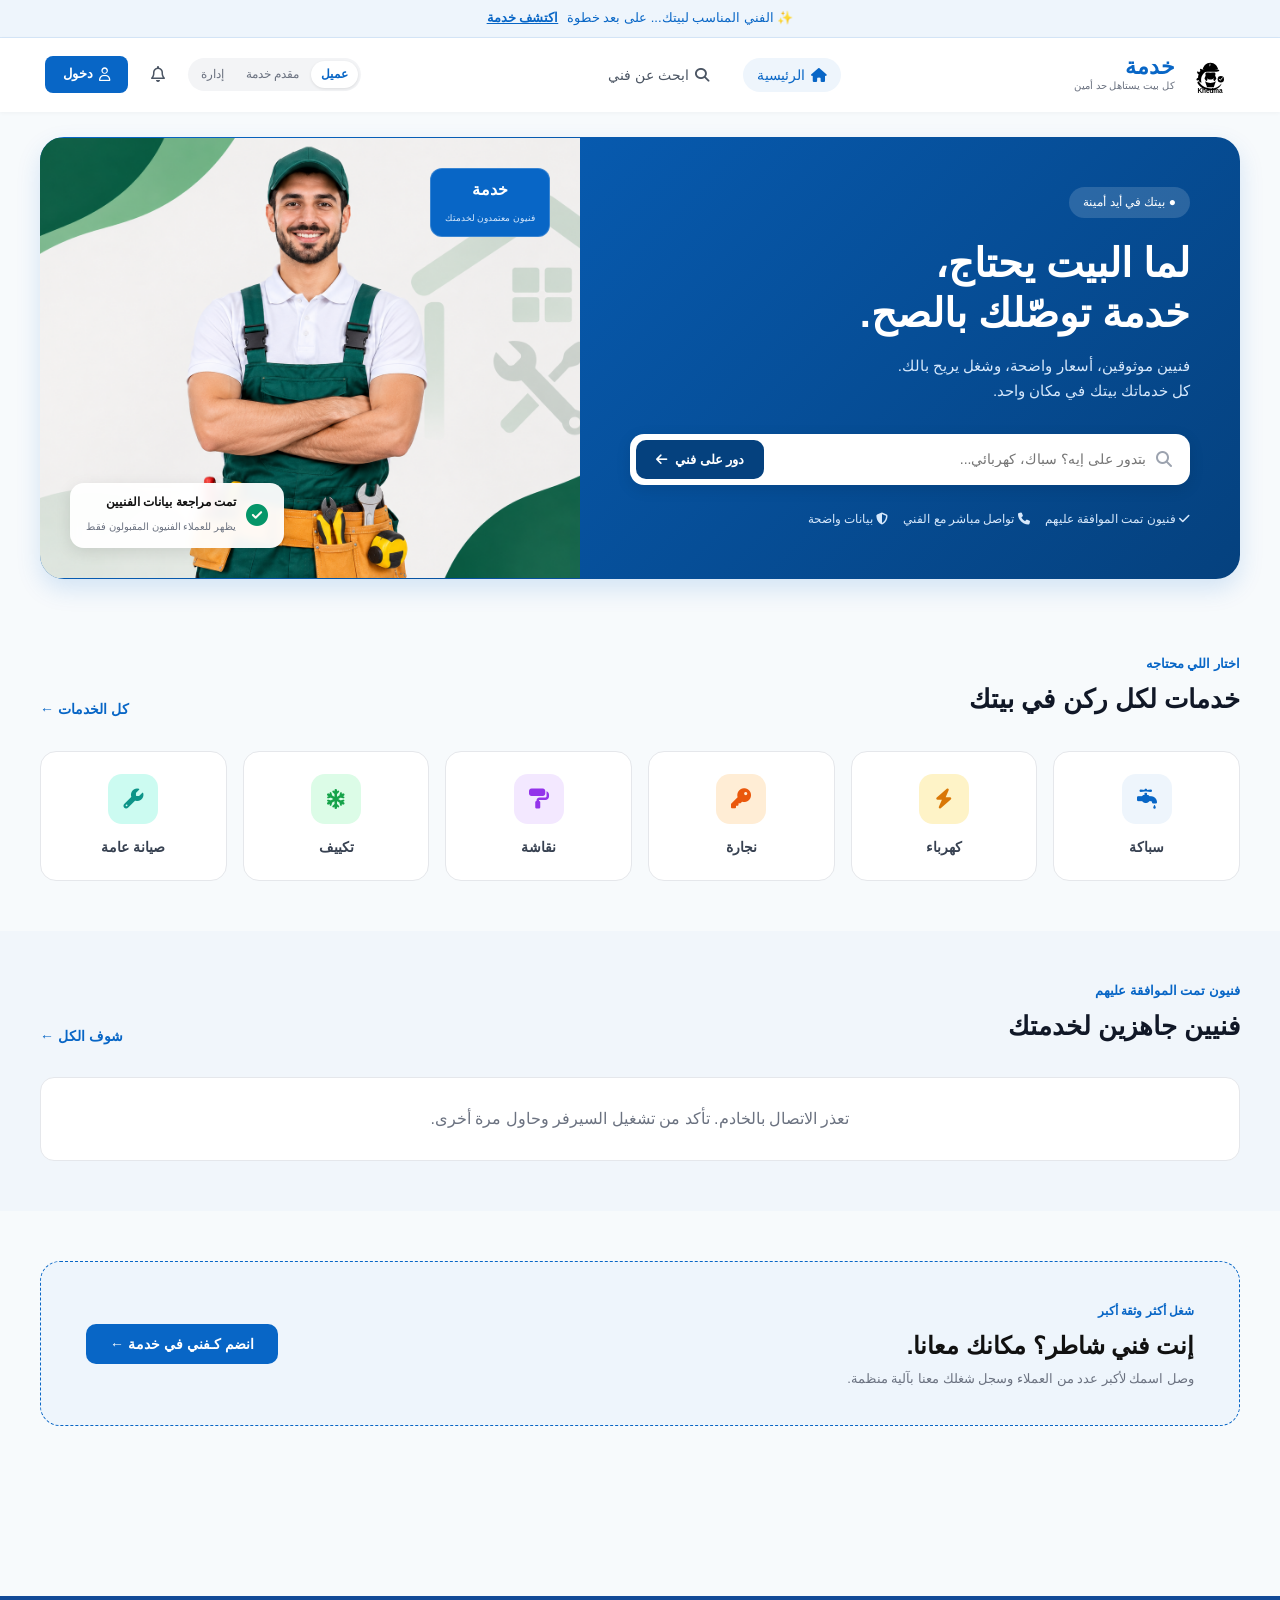
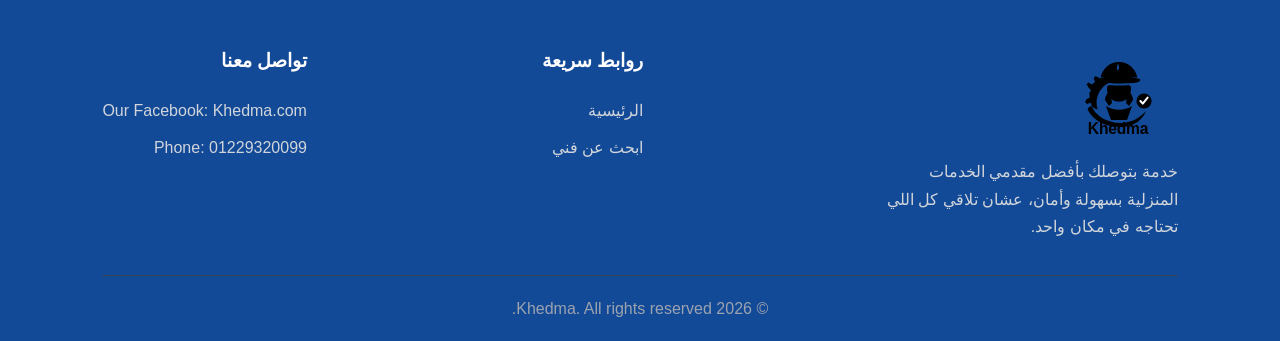
<file: frontend/customer/index.html>
<!DOCTYPE html>
<html lang="ar" dir="rtl">
<head>
    <meta charset="UTF-8">
    <meta name="viewport" content="width=device-width, initial-scale=1.0">
    <title>خدمة | كل بيت يستاهل حد أمين</title>
    <link rel="stylesheet" href="https://cdnjs.cloudflare.com/ajax/libs/font-awesome/6.5.0/css/all.min.css">
    <link rel="stylesheet" href="css/style.css">
    <link rel="stylesheet" href="css/footer.css">
</head>
<body>
    <div class="top-bar">
        <p>✨ الفني المناسب لبيتك... على بعد خطوة <a href="search.html">اكتشف خدمة</a></p>
    </div>

    <header>
        <nav class="navbar">
            <div class="nav-right">
                <a href="index.html" class="logo">
                    <span class="logo-icon"><img src="assests/icons/logo.svg" alt="logo"></span>
                    <div class="logo-text">
                        <span class="brand-name">خدمة</span>
                        <span class="brand-tagline">كل بيت يستاهل حد أمين</span>
                    </div>
                </a>
            </div>

            <ul class="nav-links">
                <li><a href="index.html" class="active"><i class="fa-solid fa-house"></i> الرئيسية</a></li>
                <li><a href="search.html"><i class="fa-solid fa-magnifying-glass"></i> ابحث عن فني</a></li>
            </ul>

            <div class="nav-left">
                <div class="user-role-toggle">
                    <span class="role-btn active">عميل</span>
                    <span class="role-btn">مقدم خدمة</span>
                    <span class="role-btn">إدارة</span>
                </div>
                <a href="#" class="icon-btn"><i class="fa-regular fa-bell"></i></a>
                <a href="../pages/login.html" class="login-button"><i class="fa-regular fa-user"></i> دخول</a>
            </div>
        </nav>
    </header>

    <main>
        <section class="hero" id="home">
            <div class="hero-container">
                <div class="hero-image">
                    <div class="verified-badge">
                        <div class="verified-icon"><i class="fa-solid fa-circle-check"></i></div>
                        <div class="verified-text">
                            <strong>تمت مراجعة بيانات الفنيين</strong>
                            <small>يظهر للعملاء الفنيون المقبولون فقط</small>
                        </div>
                    </div>
                    <div class="stat-badge">
                        <strong>خدمة</strong>
                        <small>فنيون معتمدون لخدمتك</small>
                    </div>
                    <img src="assests/images/hero.png" alt="فني خدمة">
                </div>

                <div class="hero-content">
                    <span class="hero-badge">● بيتك في أيد أمينة</span>
                    <h1>لما البيت يحتاج،<br>خدمة توصّلك بالصح.</h1>
                    <p>فنيين موثوقين، أسعار واضحة، وشغل يريح بالك.<br>كل خدماتك بيتك في مكان واحد.</p>
                    
                    <div class="hero-search">
                        <div class="search-input-group">
                            <i class="fa-solid fa-magnifying-glass"></i>
                            <input type="text" id="hero-search-input" placeholder="بتدور على إيه؟ سباك، كهربائي..." aria-label="ابحث عن فني">
                        </div>
                        <button type="button" id="hero-search-btn" class="hero-search-btn">
                            دور على فني <i class="fa-solid fa-arrow-left"></i>
                        </button>
                    </div>

                    <div class="hero-features">
                        <span><i class="fa-solid fa-check"></i> فنيون تمت الموافقة عليهم</span>
                        <span><i class="fa-solid fa-phone"></i> تواصل مباشر مع الفني</span>
                        <span><i class="fa-solid fa-shield-halved"></i> بيانات واضحة</span>
                    </div>
                </div>
            </div>
        </section>

        <section class="categories" id="categories">
            <div class="section-container">
                <div class="section-header-flex">
                    <div class="section-title">
                        <span class="sub-title">اختار اللي محتاجه</span>
                        <h2>خدمات لكل ركن في بيتك</h2>
                    </div>
                    <a href="search.html" class="view-all-link">كل الخدمات ←</a>
                </div>

                <div class="categories-grid">
                    <a href="search.html?job=سباك" class="category-card">
                        <div class="icon-box blue-bg"><i class="fa-solid fa-faucet-drip"></i></div>
                        <h3>سباكة</h3>
                    </a>
                    <a href="search.html?job=كهربائي" class="category-card">
                        <div class="icon-box yellow-bg"><i class="fa-solid fa-bolt"></i></div>
                        <h3>كهرباء</h3>
                    </a>
                    <a href="search.html?job=نجار" class="category-card">
                        <div class="icon-box orange-bg"><i class="fa-solid fa-key"></i></div>
                        <h3>نجارة</h3>
                    </a>
                    <a href="search.html?job=نقاش" class="category-card">
                        <div class="icon-box purple-bg"><i class="fa-solid fa-paint-roller"></i></div>
                        <h3>نقاشة</h3>
                    </a>
                    <a href="search.html?job=تكييف" class="category-card">
                        <div class="icon-box green-bg"><i class="fa-solid fa-snowflake"></i></div>
                        <h3>تكييف</h3>
                    </a>
                    <a href="search.html" class="category-card">
                        <div class="icon-box teal-bg"><i class="fa-solid fa-wrench"></i></div>
                        <h3>صيانة عامة</h3>
                    </a>
                </div>
            </div>
        </section>

        <section class="workers" id="workers">
            <div class="section-container">
                <div class="section-header-flex">
                    <div class="section-title">
                        <span class="sub-title">فنيون تمت الموافقة عليهم</span>
                        <h2>فنيين جاهزين لخدمتك</h2>
                    </div>
                    <a href="search.html" class="view-all-link">شوف الكل ←</a>
                </div>

                <div class="workers-grid" id="home-workers-list" aria-live="polite">
                    <p class="home-workers-message">جاري تحميل الفنيين...</p>
                </div>
            </div>
        </section>

        <section class="banner-cta">
            <div class="section-container">
                <div class="cta-box">
                    <div class="cta-content">
                        <span class="cta-subtitle">شغل أكثر وثقة أكبر</span>
                        <h2>إنت فني شاطر؟ مكانك معانا.</h2>
                        <p>وصل اسمك لأكبر عدد من العملاء وسجل شغلك معنا بآلية منظمة.</p>
                    </div>
                    <div class="cta-action">
                        <a href="../pages/register.html" class="cta-btn">انضم كـفني في خدمة ←</a>
                    </div>
                </div>
            </div>
        </section>
    </main>
     <div id="footer"></div>

    <script src="js/footer.js"></script>
    <script src="js/main.js"></script>
</body>
</html>
</file>
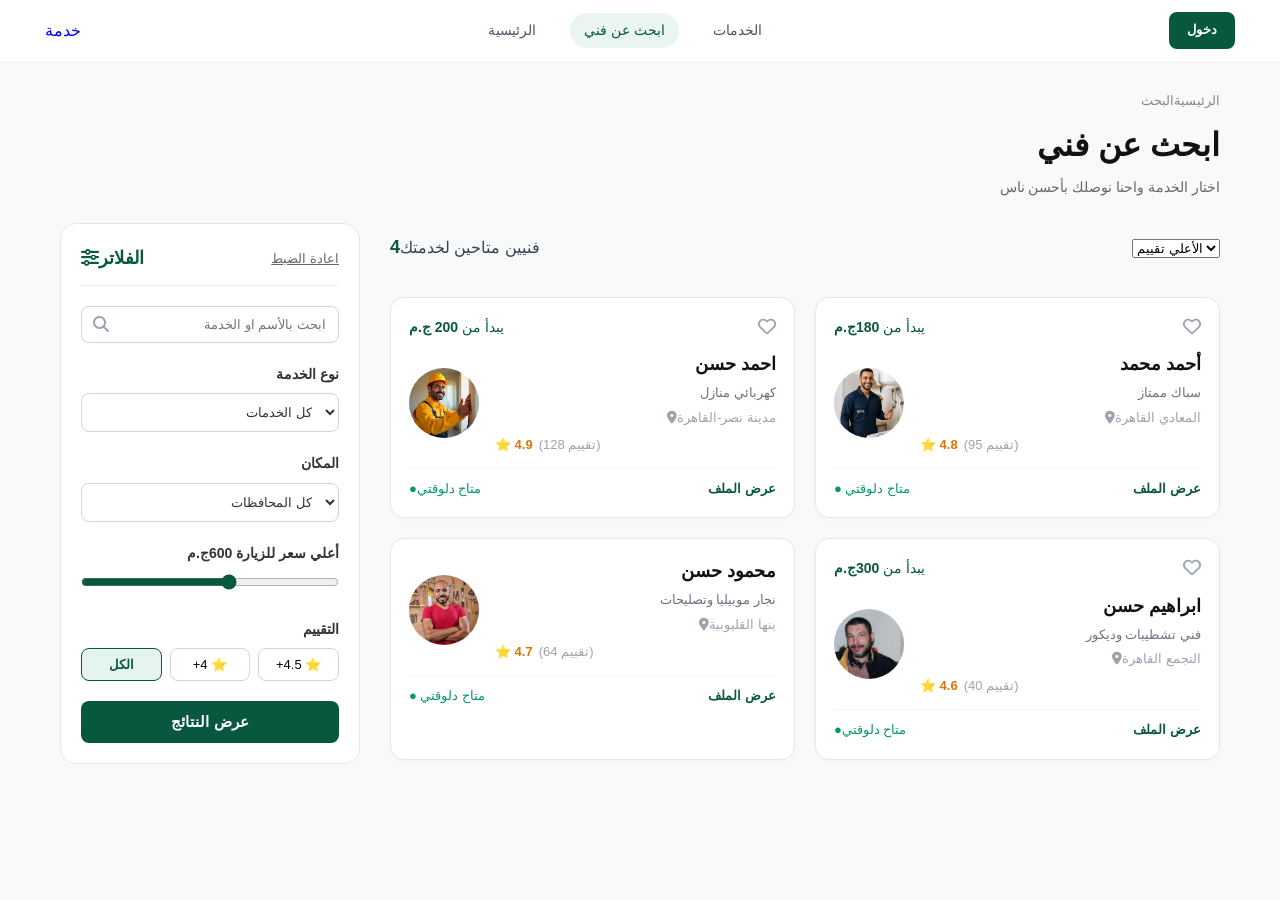
<file: search.html>
<!DOCTYPE html>
<html lang="en">
<head>
    <meta charset="UTF-8">
    <meta name="viewport" content="width=device-width, initial-scale=1.0">
    <title>Khedma - خدماتك بسهولة</title>
    <link rel="stylesheet" href="https://cdnjs.cloudflare.com/ajax/libs/font-awesome/6.5.0/css/all.min.css">
    <link rel="stylesheet" href="css/style.css">
    <link rel="stylesheet" href="css/search.css">
</head>
<body>
    <header>
        <nav class="navbar">
            <div class="nav-brand">
                <a href="index.html" class="logo">خدمة</a>
            </div>
            <ul class="nav-links">
                <li><a href="index.html">الرئيسية</a></li>
                <li><a href="search.html" class="active">ابحث عن فني</a></li>
                <li><a href="index.html#categories">الخدمات</a></li>
            </ul>
            <div class="nav-buttons">
                <a href="#" class="login-button">دخول</a>
            </div>
        </nav>
    </header>
    <main class="search-page-container">
        <div class="search-header-title">
            <p class="breadcrumb">الرئيسيةالبحث</p>
            <h1>ابحث عن فني</h1>
            <p class="subtitle">اختار الخدمة واحنا نوصلك بأحسن ناس</p>
        </div>
        <div class="search-layout">
            <aside class="filters-sidebar">
                <div class="filter-header">
                    <h3><i class="fa-solid fa-sliders"></i>الفلاتر</h3>
                    <button type="button" id="reset-filters" class="reset-btn">اعادة الضبط</button>
                </div>
                <div class="filter-group">
                    <div class="search-input-wrapper">
                        <i class="fa-solid fa-magnifying-glass"></i>
                        <input type="text" id="search-keyword" placeholder="ابحث بالأسم او الخدمة">

                    </div>

                </div>
                <div class="filter-group">
                    <label for="job-select">نوع الخدمة</label>
                    <select id="job-select">
                        <option value="all">كل الخدمات</option>
                        <option value="كهرباء">كهربائي</option>
                        <option value="سباكة">سباك</option>
                        <option value="نجارة">نجار</option>
                        <option value="نقاشة">نقاش</option>
                    </select>
                </div>
                <div class="filter-group">
                    <label for="location-select">المكان</label>
                    <select id="location-select">
                        <option value="all">كل المحافظات</option>
                        <option value="القاهرة">القاهرة</option>
                        <option value="الجيزة">الجيزة</option>
                        <option value="القليوبية">القليوبية</option>

                    </select>
                </div>
                <div class="filter-group">
                    <label>أعلي سعر للزيارة <span id="price-value">600</span>ج.م</label>
                    <input type="range" id="price-range" min="50" max="1000" step="50" value="600">
                </div>
                <div class="filter-group">
                    <label>التقييم</label>
                    <div class="rating-options">
                        <button type="button" class="rating-btn active" date-rating="all">الكل</button>
                        <button type="button" class="rating-btn" data-rating="4">+4 ⭐</button>
                        <button type="button" class="rating-btn" data-rating="4.5">+4.5 ⭐</button>
                    </div>
                </div>
                <button type="button" id="apply-filters-btn" class="apply-btn">عرض النتائج</button>
            </aside>
            <section class="results-section">
                <div class="results-header">
                    <span class="results-count"><strong id="count-number">4</strong>فنيين متاحين لخدمتك</span>
                    <div class="sort-wrapped">
                        <select id="sort-select">
                            <option value="rating">الأعلي تقييم</option>
                            <option value="price-low">الأقل سعر</option>
                            <option value="price-high">الأعلي سعر</option>
                        </select>
                    </div>

                </div>
                <div class="workers-list-grid" id="workers-list">
                    <div class="search-worker-card" data-job="كهربائي" data-location="القاهرة" data-price="200" data-rating="4.9">
                        <div class="card-top">
                            <span class="price-tag">يبدأ من <strong>200 ج.م</strong></span>
                            <button type="button" class="fav-btn" ><i class="fa-regular fa-heart"></i></button>

                        </div>
                        <div class="card-body">
                            <img src="assests/images/كهربائي.jpeg" alt="فني">
                            <div class="card-info">
                                <h3>احمد حسن</h3>
                                <p class="job-title">كهربائي منازل</p>
                                <p class="location-text"><i class="fa-solid fa-location-dot"></i>مدينة نصر-القاهرة</p>
                                <div class="rating-badge">
                                    <span class="stars">⭐ 4.9</span>
                                    <span class="reviews-count">(تقييم 128)</span>
                                </div>
                            </div>
                        </div>
                        <div class="card-footer">
                            <span class="status-online">●متاح دلوقتي </span>
                            <a href="#" class="view-profile-btn">عرض الملف</a>
                        </div>
                    </div>
                    <div class="search-worker-card" data-job="سباك" data-location="القاهرة" data-price="180" data-rating="4.8">
                        <div class="card-top">
                            <span class="price-tag">يبدأ من <strong>180ج.م</strong></span>
                            <button type="button" class="fav-btn"><i class="fa-regular fa-heart"></i></button>

                        </div>
                        <div class="card-body">
                            <img src="assests/images/سباك.jpeg" alt="فني">
                            <div class="card-info">
                                <h3>أحمد محمد</h3>
                                <p class="job-title">سباك ممتاز</p>
                                <p class="location-text"><i class="fa-solid fa-location-dot"></i>المعادي القاهرة</p>
                                <div class="rating-badge">
                                    <span class="stars">⭐ 4.8</span>
                                    <span class="reviews-count">(تقييم 95)</span>
                                </div>
                            </div>
                        </div>
                        <div class="card-footer">
                            <span class="status-online">● متاح دلوقتي</span>
                            <a href="#" class="view-profile-btn">عرض الملف</a>
                        </div>
                    </div>
                    <div class="search-worker-card" data-job="نجار" data-location="القليوبية" data-price="250" data-rating="4.7">
                        <div class="card-body">
                            <img src="assests/images/نجار.jpeg" alt="فني">
                            <div class="card-info">
                                <h3>محمود حسن</h3>
                                <p class="job-title">نجار موبيليا وتصليحات</p>
                                <p class="location-text"><i class="fa-solid fa-location-dot"></i>بنها القليوبية</p>
                                <div class="rating-badge">
                                    <span class="stars">⭐ 4.7</span>
                                    <span class="reviews-count">(تقييم 64)</span>
                                </div>
                            </div>
                        </div>
                        <div class="card-footer">
                            <span class="status-online">● متاح دلوقتي</span>
                            <a href="#" class="view-profile-btn">عرض الملف</a>
                        </div>
                    </div>
                    <div class="search-worker-card" data-job="نقاش" data-location="القاهرة" data-price="300" data-rating="4.6">
                        <div class="card-top">
                            <span class="price-tag">يبدأ من <strong>300ج.م</strong></span>
                            <button type="button" class="fav-btn"><i class="fa-regular fa-heart"></i></button>

                        </div>
                        <div class="card-body">
                            <img src="assests/images/نقاش.jpeg" alt="فني">
                            <div class="card-info">
                                <h3>ابراهيم حسن</h3>
                                <p class="job-title">فني تشطيبات وديكور</p>
                                <p class="location-text"><i class="fa-solid fa-location-dot"></i>التجمع القاهرة</p>
                                <div class="rating-badge">
                                    <span class="stars">⭐ 4.6</span>
                                    <span class="reviews-count">(تقييم 40)</span>
                                </div>
                            </div>

                        </div>
                        <div class="card-footer">
                            <span class="status-online">●متاح دلوقتي </span>
                            <a href="#" class="view-profile-btn">عرض الملف</a>
                        </div>
                    </div>
                </div>
            </section>
        </div>
    </main>
    <script src="js/search.js"></script>
</body>
</html>
</file>
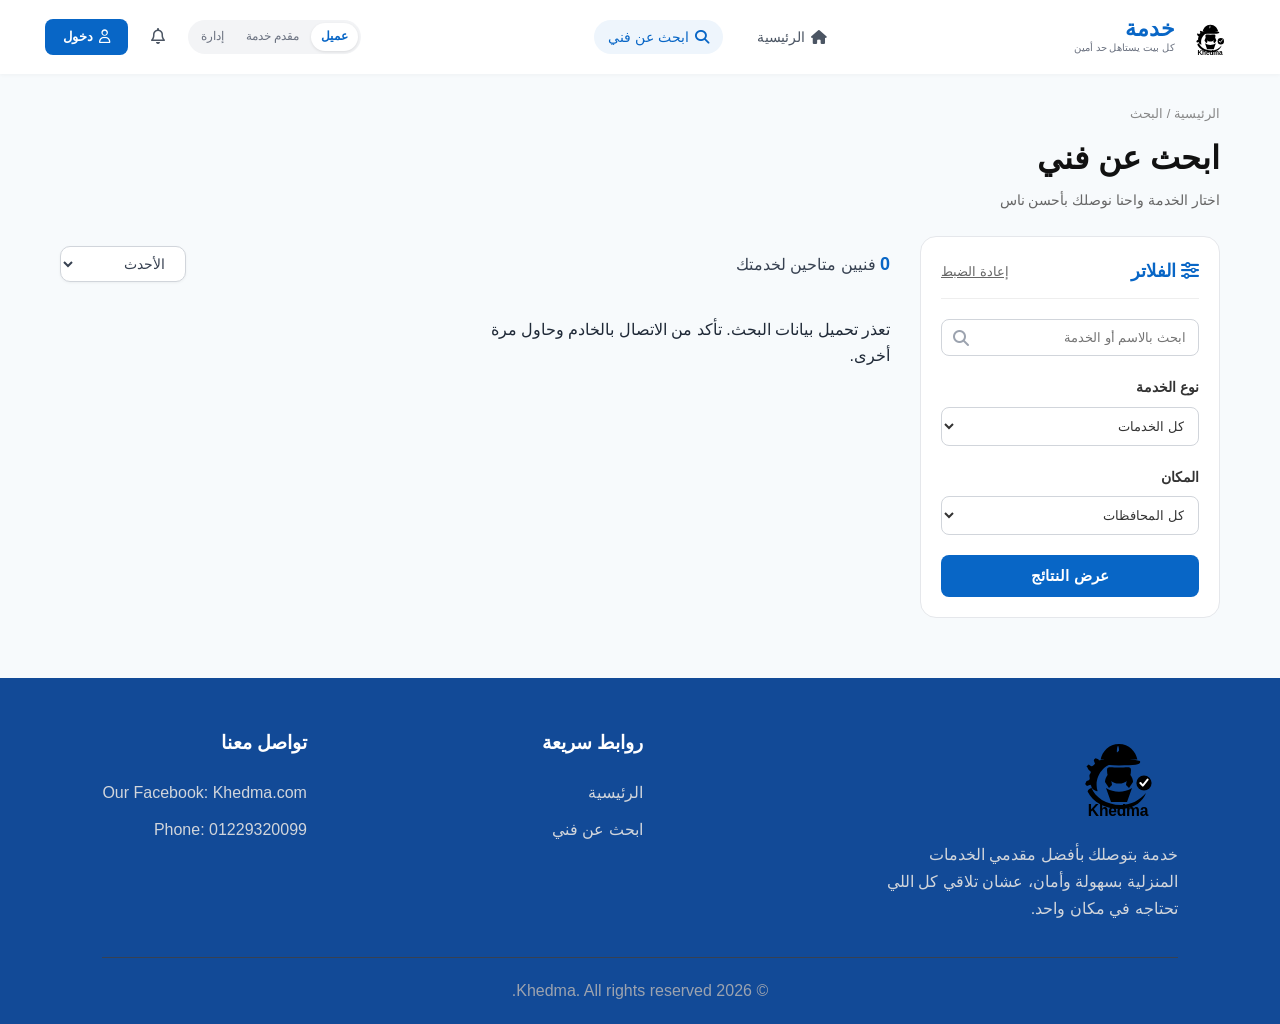
<file: frontend/customer/search.html>
<!DOCTYPE html>
<html lang="ar" dir="rtl">
<head>
    <meta charset="UTF-8">
    <meta name="viewport" content="width=device-width, initial-scale=1.0">
    <title>Khedma - خدماتك بسهولة</title>

    <link rel="stylesheet" href="https://cdnjs.cloudflare.com/ajax/libs/font-awesome/6.5.0/css/all.min.css">
    <link rel="stylesheet" href="css/style.css">
    <link rel="stylesheet" href="css/search.css">
    <link rel="stylesheet" href="css/footer.css">
</head>
<body>

    <header>
        <nav class="navbar">
            <div class="nav-right">
                <a href="index.html" class="logo">
                    <span class="logo-icon">
                        <img src="assests/icons/logo.svg" alt="logo">
                    </span>
                    <div class="logo-text">
                        <span class="brand-name">خدمة</span>
                        <span class="brand-tagline">كل بيت يستاهل حد أمين</span>
                    </div>
                </a>
            </div>

            <ul class="nav-links">
                <li><a href="index.html"><i class="fa-solid fa-house"></i> الرئيسية</a></li>
                <li><a href="search.html" class="active"><i class="fa-solid fa-magnifying-glass"></i> ابحث عن فني</a></li>
            </ul>

            <div class="nav-left">
                <div class="user-role-toggle">
                    <span class="role-btn active">عميل</span>
                    <span class="role-btn">مقدم خدمة</span>
                    <span class="role-btn">إدارة</span>
                </div>

                <a href="#" class="icon-btn">
                    <i class="fa-regular fa-bell"></i>
                </a>

                <a href="../pages/login.html" class="login-button">
                    <i class="fa-regular fa-user"></i> دخول
                </a>
            </div>
        </nav>
    </header>

    <main class="search-page-container">

        <div class="search-header-title">
            <p class="breadcrumb">الرئيسية / البحث</p>
            <h1>ابحث عن فني</h1>
            <p class="subtitle">اختار الخدمة واحنا نوصلك بأحسن ناس</p>
        </div>

        <div class="search-layout">

            <aside class="filters-sidebar">

                <div class="filter-header">
                    <h3><i class="fa-solid fa-sliders"></i> الفلاتر</h3>
                    <button type="button" id="reset-filters" class="reset-btn">
                        إعادة الضبط
                    </button>
                </div>

                <div class="filter-group">
                    <div class="search-input-wrapper">
                        <i class="fa-solid fa-magnifying-glass"></i>
                        <input
                            type="text"
                            id="search-keyword"
                            placeholder="ابحث بالاسم أو الخدمة"
                        >
                    </div>
                </div>

                <div class="filter-group">
                    <label for="job-select">نوع الخدمة</label>
                    <select id="job-select">
                        <option value="all">كل الخدمات</option>
                    </select>
                </div>

                <div class="filter-group">
                    <label for="location-select">المكان</label>
                    <select id="location-select">
                        <option value="all">كل المحافظات</option>
                    </select>
                </div>

                <button type="button" id="apply-filters-btn" class="apply-btn">
                    عرض النتائج
                </button>

            </aside>

            <section class="results-section">

                <div class="results-header">
                    <span class="results-count">
                        <strong id="count-number">0</strong>
                        فنيين متاحين لخدمتك
                    </span>

                    <div class="sort-wrapper">
                        <select id="sort-select">
                            <option value="newest">الأحدث</option>
                            <option value="price_low">الأقل سعرًا</option>
                            <option value="price_high">الأعلى سعرًا</option>
                        </select>
                    </div>
                </div>

                <div class="workers-list-grid" id="workers-list">
                    <p id="workers-message">جاري تحميل الفنيين...</p>
                </div>

            </section>

        </div>
    </main>
     <div id="footer"></div>

    <script src="js/footer.js"></script>
    <script src="js/search.js"></script>

</body>
</html>
</file>
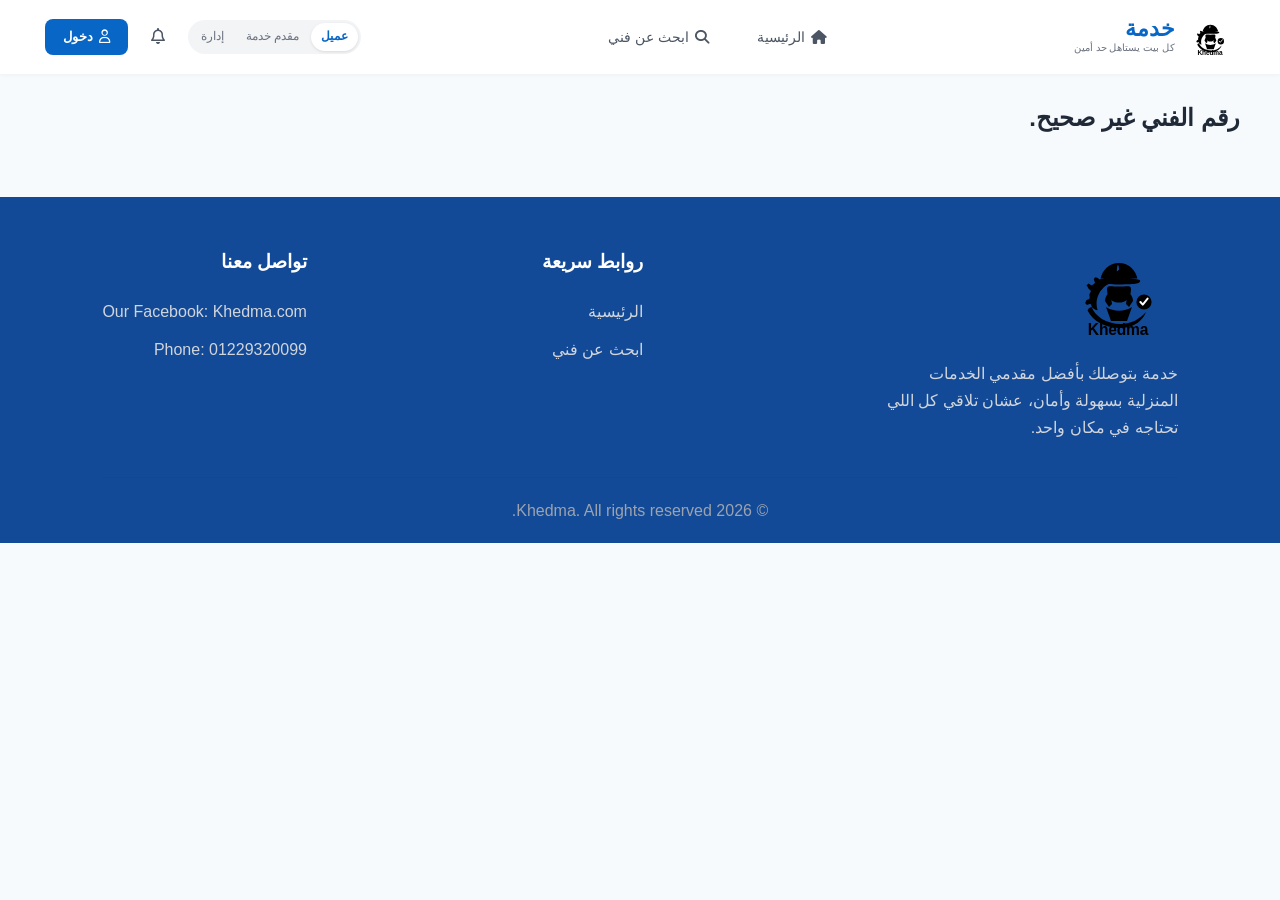
<file: frontend/customer/worker-details.html>
<!DOCTYPE html>
<html lang="ar" dir="rtl">

<head>
    <meta charset="UTF-8">
    <meta name="viewport" content="width=device-width, initial-scale=1.0">

    <title>خدمة | تفاصيل الفني</title>

    <link rel="stylesheet"
        href="https://cdnjs.cloudflare.com/ajax/libs/font-awesome/6.5.0/css/all.min.css">

    <link rel="stylesheet" href="css/workers-details.css">
    <link rel="stylesheet" href="css/style.css">
    <link rel="stylesheet" href="css/footer.css">
</head>

<body>

    <header>
        <nav class="navbar">

            <div class="nav-right">
                <a href="index.html" class="logo">
                    <span class="logo-icon">
                        <img src="assests/icons/logo.svg" alt="logo">
                    </span>

                    <div class="logo-text">
                        <span class="brand-name">خدمة</span>
                        <span class="brand-tagline">كل بيت يستاهل حد أمين</span>
                    </div>
                </a>
            </div>

            <ul class="nav-links">
                <li>
                    <a href="index.html">
                        <i class="fa-solid fa-house"></i>
                        الرئيسية
                    </a>
                </li>

                <li>
                    <a href="search.html">
                        <i class="fa-solid fa-magnifying-glass"></i>
                        ابحث عن فني
                    </a>
                </li>
            </ul>

            <div class="nav-left">
                <div class="user-role-toggle">
                    <span class="role-btn active">عميل</span>
                    <span class="role-btn">مقدم خدمة</span>
                    <span class="role-btn">إدارة</span>
                </div>

                <a href="#" class="icon-btn">
                    <i class="fa-regular fa-bell"></i>
                </a>

                <a href="../pages/login.html" class="login-button">
                    <i class="fa-regular fa-user"></i>
                    دخول
                </a>
            </div>

        </nav>
    </header>


    <main class="worker-details-container">

        <!-- Breadcrumb -->
        <div class="breadcrumb">
            <a href="index.html">الرئيسية</a> /
            <a href="search.html">البحث</a> /
            <span id="breadcrumb-name">تفاصيل الفني</span>
        </div>


        <!-- Worker Information -->
        <section class="worker-hero-card">

            <div class="worker-hero-info">

                <div class="worker-avatar">
                    <img
                        id="worker-img"
                        src="assests/images/كهربائي.jpeg"
                        alt="صورة الفني">

                    <span class="online-indicator"></span>
                </div>


                <div class="worker-meta">

                    <div class="worker-title-badge">
                        <h1 id="worker-name">جاري تحميل البيانات...</h1>

                        <span class="verified-tag">
                            <i class="fa-solid fa-circle-check"></i>
                            موثوق
                        </span>
                    </div>


                    <p id="worker-job" class="worker-specialty">
                        -
                    </p>


                    <p class="worker-location">
                        <i class="fa-solid fa-location-dot"></i>
                        <span id="worker-location">-</span>
                    </p>


                    <div class="worker-stats-row">

                        <span>
                            <i class="fa-solid fa-briefcase"></i>
                            <strong id="worker-experience">-</strong>
                        </span>

                    </div>

                </div>

            </div>


            <!-- Price and Contact -->
            <div class="worker-booking-box">

                <div class="price-header">
                    <span class="price-label">السعر المبدئي</span>

                    <span id="worker-price" class="price-amount">
                        -
                    </span>
                </div>


                <div class="phone-box">
                    <span class="price-label">رقم الهاتف</span>

                    <strong id="worker-phone">
                        -
                    </strong>
                </div>

            </div>

        </section>


        <!-- Worker Description -->
        <div class="details-content-grid">

            <div class="details-main-column">

                <section class="details-card">

                    <h2>
                        <i class="fa-solid fa-user-gear"></i>
                        نبذة عن الفني
                    </h2>

                    <p id="worker-bio">
                        جاري تحميل بيانات الفني...
                    </p>

                </section>

            </div>

        </div>

    </main>

    <div id="footer"></div>

    <script src="js/footer.js"></script>
    <script src="js/worker-details.js"></script>

</body>
</html>
</file>
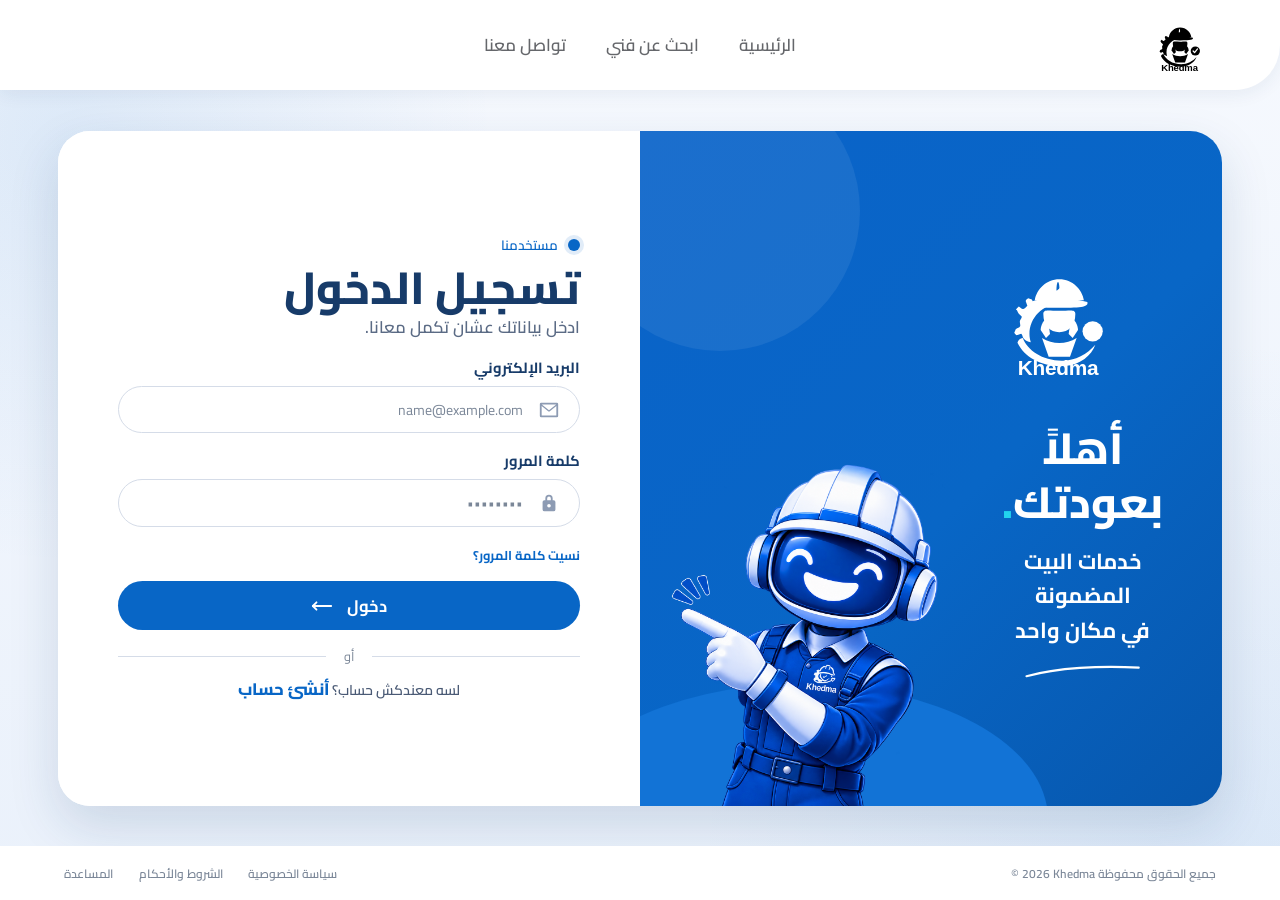
<file: frontend/pages/login.html>
<!doctype html>
<html lang="ar" dir="rtl">
  <head>
    <meta charset="UTF-8" />
    <meta name="viewport" content="width=device-width, initial-scale=1.0" />

    <title>Khedma - تسجيل الدخول</title>
    <link
      href="https://fonts.googleapis.com/css2?family=Cairo:wght@400;600;700;800&display=swap"
      rel="stylesheet"
    />
    <link rel="stylesheet" href="../style/style.css" />
    <link rel="stylesheet" href="../style/register.css" />
  </head>

  <body>
    <header class="site-header">
      <div class="logo">
        <img src="../assets/icon/logo.svg" alt="Khedma Logo" />
      </div>

      <nav>
        <ul>
          <li><a href="#">الرئيسية</a></li>
          <li><a href="#">ابحث عن فني</a></li>
          <li><a href="#">تواصل معنا</a></li>
        </ul>
      </nav>

      <div class="header-spacer"></div>
    </header>

    <main class="main-content">
      <section class="right-section">
        <div class="robot">
          <img src="../assets/img/robot.png" alt="Khedma robot" />
        </div>

        <div class="right">
          <img
            src="../assets/icon/logo.svg"
            alt="Khedma Logo"
            class="white-logo"
          />

          <div class="welcome-text">
            <h2>أهلاً بعودتك<span class="dot">.</span></h2>
            <p>خدمات البيت المضمونة<br />في مكان واحد</p>
            <svg class="swoosh" viewBox="0 0 160 20" aria-hidden="true">
              <path
                d="M2 17 C 45 5, 105 2, 158 5"
                fill="none"
                stroke="currentColor"
                stroke-width="3"
                stroke-linecap="round"
              />
            </svg>
          </div>
        </div>
      </section>

      <section class="login-form-container">
        <div class="form-header">
          <div class="status-text">
            <span class="status-dot"></span>
            مستخدمنا
          </div>
          <h2>تسجيل الدخول</h2>
          <p>ادخل بياناتك عشان تكمل معانا.</p>
        </div>

        <div id="form-alert" class="form-alert" role="alert" hidden></div>

        <form id="login-form" class="login-form" novalidate>
          <label for="email">البريد الإلكتروني</label>
          <div class="input-wrap">
            <svg
              class="input-icon"
              viewBox="0 0 24 24"
              fill="currentColor"
              aria-hidden="true"
            >
              <path
                d="M2 5.5A1.5 1.5 0 0 1 3.5 4h17A1.5 1.5 0 0 1 22 5.5v13a1.5 1.5 0 0 1-1.5 1.5h-17A1.5 1.5 0 0 1 2 18.5v-13Zm2.2.5L12 12.2 19.8 6H4.2ZM20 7.6l-7.4 5.9a1 1 0 0 1-1.2 0L4 7.6V18h16V7.6Z"
              />
            </svg>
            <input
              type="email"
              id="email"
              name="email"
              placeholder="name@example.com"
              autocomplete="email"
              required
            />
          </div>

          <label for="pass">كلمة المرور</label>
          <div class="input-wrap">
            <svg
              class="input-icon"
              viewBox="0 0 24 24"
              fill="currentColor"
              aria-hidden="true"
            >
              <path
                d="M17 9h-1V7a4 4 0 0 0-8 0v2H7a2 2 0 0 0-2 2v8a2 2 0 0 0 2 2h10a2 2 0 0 0 2-2v-8a2 2 0 0 0-2-2ZM10 7a2 2 0 0 1 4 0v2h-4V7Zm2 10a2 2 0 1 1 0-4 2 2 0 0 1 0 4Z"
              />
            </svg>
            <input
              type="password"
              id="pass"
              name="password"
              placeholder="••••••••"
              autocomplete="current-password"
              required
            />
          </div>

          <div class="forgot-password">
            <a href="#">نسيت كلمة المرور؟</a>
          </div>

          <button type="submit" class="submit-btn">
            <span>دخول</span>
            <img src="../assets/icon/move-left.svg" alt="" />
          </button>
        </form>

        <div class="divider"><span>أو</span></div>

        <div class="signup-link">
          <p>
            لسه معندكش حساب؟
            <a href="register.html">أنشئ حساب</a>
          </p>
        </div>
      </section>
    </main>

    <footer class="site-footer">
      <p>جميع الحقوق محفوظة <span dir="ltr">© 2026 Khedma</span></p>
      <ul>
        <li><a href="#">سياسة الخصوصية</a></li>
        <li><a href="#">الشروط والأحكام</a></li>
        <li><a href="#">المساعدة</a></li>
      </ul>
    </footer>

    <script src="../js/login.js"></script>
  </body>
</html>
</file>
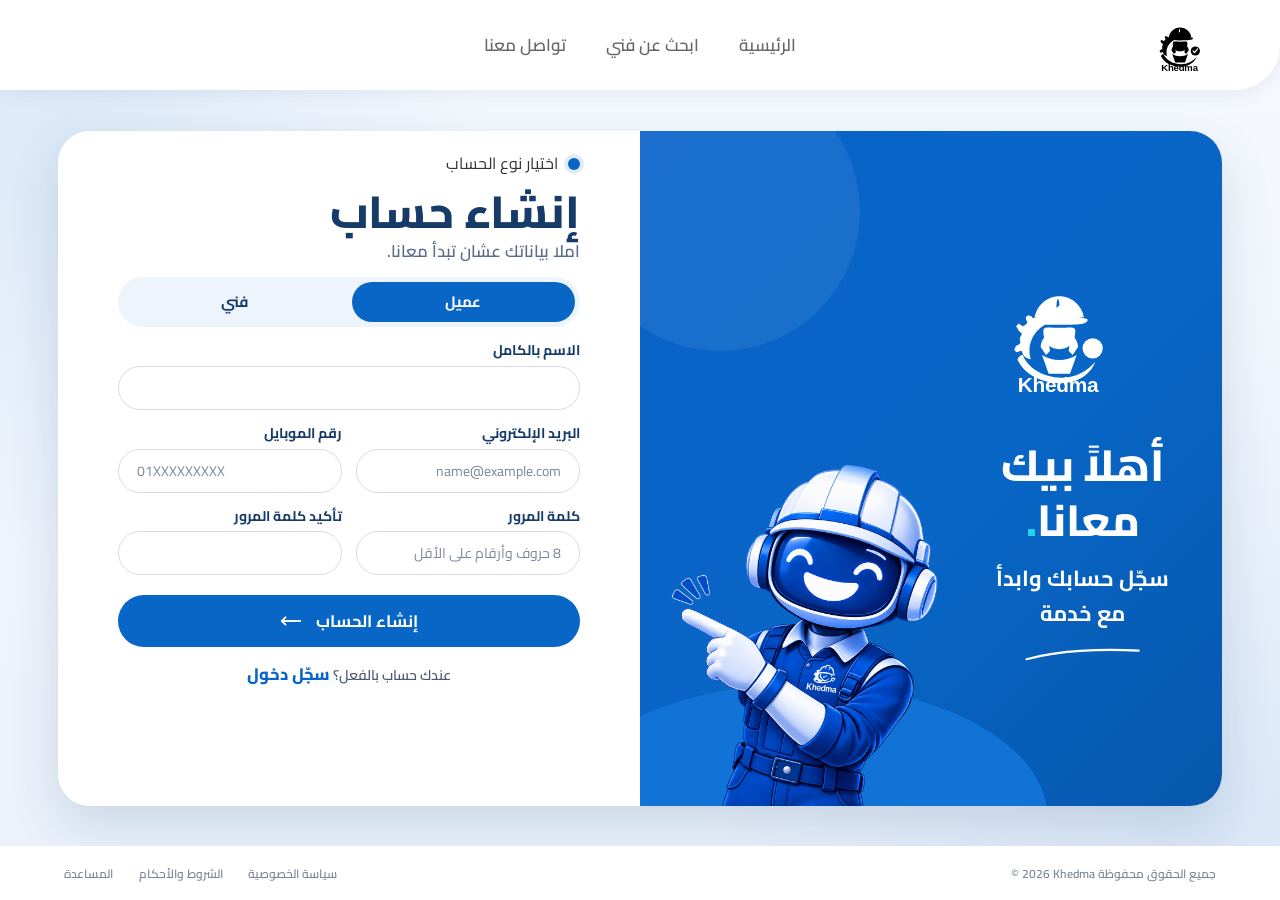
<file: frontend/pages/register.html>
<!doctype html>
<html lang="ar" dir="rtl">
  <head>
    <meta charset="UTF-8" />
    <meta name="viewport" content="width=device-width, initial-scale=1.0" />
    <!-- التوكن هيتحط هنا من الباك إند (لازم نتفق عليه) -->
    <meta name="csrf-token" content="" />

    <title>Khedma - إنشاء حساب</title>
    <link
      href="https://fonts.googleapis.com/css2?family=Cairo:wght@400;600;700;800&display=swap"
      rel="stylesheet"
    />
    <link rel="stylesheet" href="../style/style.css" />
    <link rel="stylesheet" href="../style/register.css" />
  </head>

  <body class="register-page">
    <header class="site-header">
      <div class="logo">
        <img src="../assets/icon/logo.svg" alt="Khedma Logo" />
      </div>
      <nav>
        <ul>
          <li><a href="../customer/index.html">الرئيسية</a></li>
          <li><a href="../customer/search.html">ابحث عن فني</a></li>
          <li><a href="https://www.facebook.com/share/1Br2VrdzyE/">تواصل معنا</a></li>
        </ul>
      </nav>
      <div class="header-spacer"></div>
    </header>

    <main class="main-content">
      <section class="right-section">
        <div class="robot">
          <img src="../assets/img/robot.png" alt="Khedma robot" />
        </div>
        <div class="right">
          <img src="../assets/icon/logo.svg" alt="Khedma Logo" class="white-logo" />
          <div class="welcome-text">
            <h2>أهلاً بيك معانا<span class="dot">.</span></h2>
            <p>سجّل حسابك وابدأ<br />مع خدمة</p>
            <svg class="swoosh" viewBox="0 0 160 20" aria-hidden="true">
              <path d="M2 17 C 45 5, 105 2, 158 5" fill="none" stroke="currentColor" stroke-width="3" stroke-linecap="round" />
            </svg>
          </div>
        </div>
      </section>

      <section class="login-form-container">
        <div class="back-link">
          <span class="status-dot"></span>
          <p>اختيار نوع الحساب</p>
        </div>

        <div class="form-header">
          <h2>إنشاء حساب</h2>
          <p>املا بياناتك عشان تبدأ معانا.</p>
        </div>

        <!-- اختيار نوع الحساب -->
        <div class="role-switch" role="tablist">
          <button type="button" class="role-btn active" data-role="customer" role="tab">عميل</button>
          <button type="button" class="role-btn" data-role="worker" role="tab">فني</button>
        </div>

        <div id="form-alert" class="form-alert" role="alert" hidden></div>

        <form id="register-form" class="register-form" method="post" novalidate>
          <input type="hidden" name="role" id="role" value="customer" />

          <div class="field">
            <label for="full_name">الاسم بالكامل</label>
            <input type="text" id="full_name" name="full_name" autocomplete="name" required />
            <small class="error-msg"></small>
          </div>

          <div class="field-row">
            <div class="field">
              <label for="email">البريد الإلكتروني</label>
              <input type="email" id="email" name="email" placeholder="name@example.com" autocomplete="email" required />
              <small class="error-msg"></small>
            </div>
            <div class="field">
              <label for="phone">رقم الموبايل</label>
              <input type="tel" id="phone" name="phone" placeholder="01XXXXXXXXX" autocomplete="tel" required />
              <small class="error-msg"></small>
            </div>
          </div>

          <div class="field-row">
            <div class="field">
              <label for="password">كلمة المرور</label>
              <input type="password" id="password" name="password" placeholder="8 حروف وأرقام على الأقل" autocomplete="new-password" required />
              <small class="error-msg"></small>
            </div>
            <div class="field">
              <label for="confirm_password">تأكيد كلمة المرور</label>
              <input type="password" id="confirm_password" name="confirm_password" autocomplete="new-password" required />
              <small class="error-msg"></small>
            </div>
          </div>

          <div id="worker-fields" class="worker-fields" hidden>
            <div class="field-row">
              <div class="field">
                <label for="category_id">التخصص</label>
                <select id="category_id" name="category_id" required disabled>
                  <option value="">اختار التخصص</option>
                </select>
                <small class="error-msg"></small>
              </div>
              <div class="field">
                <label for="national_id">الرقم القومي</label>
                <input type="text" id="national_id" name="national_id" inputmode="numeric" maxlength="14" placeholder="14 رقم" required disabled />
                <small class="error-msg"></small>
              </div>
            </div>

            <div class="field-row">
              <div class="field">
                <label for="location">المنطقة / المحافظة</label>
                <input type="text" id="location" name="location" required disabled />
                <small class="error-msg"></small>
              </div>
              <div class="field">
                <label for="experience_years">سنين الخبرة</label>
                <input type="number" id="experience_years" name="experience_years" min="0" step="1" required disabled />
                <small class="error-msg"></small>
              </div>
            </div>

            <div class="field">
              <label for="bio">نبذة عنك <span class="optional">(اختياري)</span></label>
              <textarea id="bio" name="bio" rows="3" disabled></textarea>
              <small class="error-msg"></small>
            </div>
          </div>

          <button type="submit" class="submit-btn" id="submit-btn">
            <span>إنشاء الحساب</span>
            <img src="../assets/icon/move-left.svg" alt="" />
          </button>
        </form>

        <div class="signup-link">
          <p>
            عندك حساب بالفعل؟
            <a href="login.html">سجّل دخول</a>
          </p>
        </div>
      </section>
    </main>

    <footer class="site-footer">
      <p>جميع الحقوق محفوظة <span dir="ltr">© 2026 Khedma</span></p>
      <ul>
        <li><a href="#">سياسة الخصوصية</a></li>
        <li><a href="#">الشروط والأحكام</a></li>
        <li><a href="#">المساعدة</a></li>
      </ul>
    </footer>

    <script src="../js/register.js"></script>
  </body>
</html>
</file>
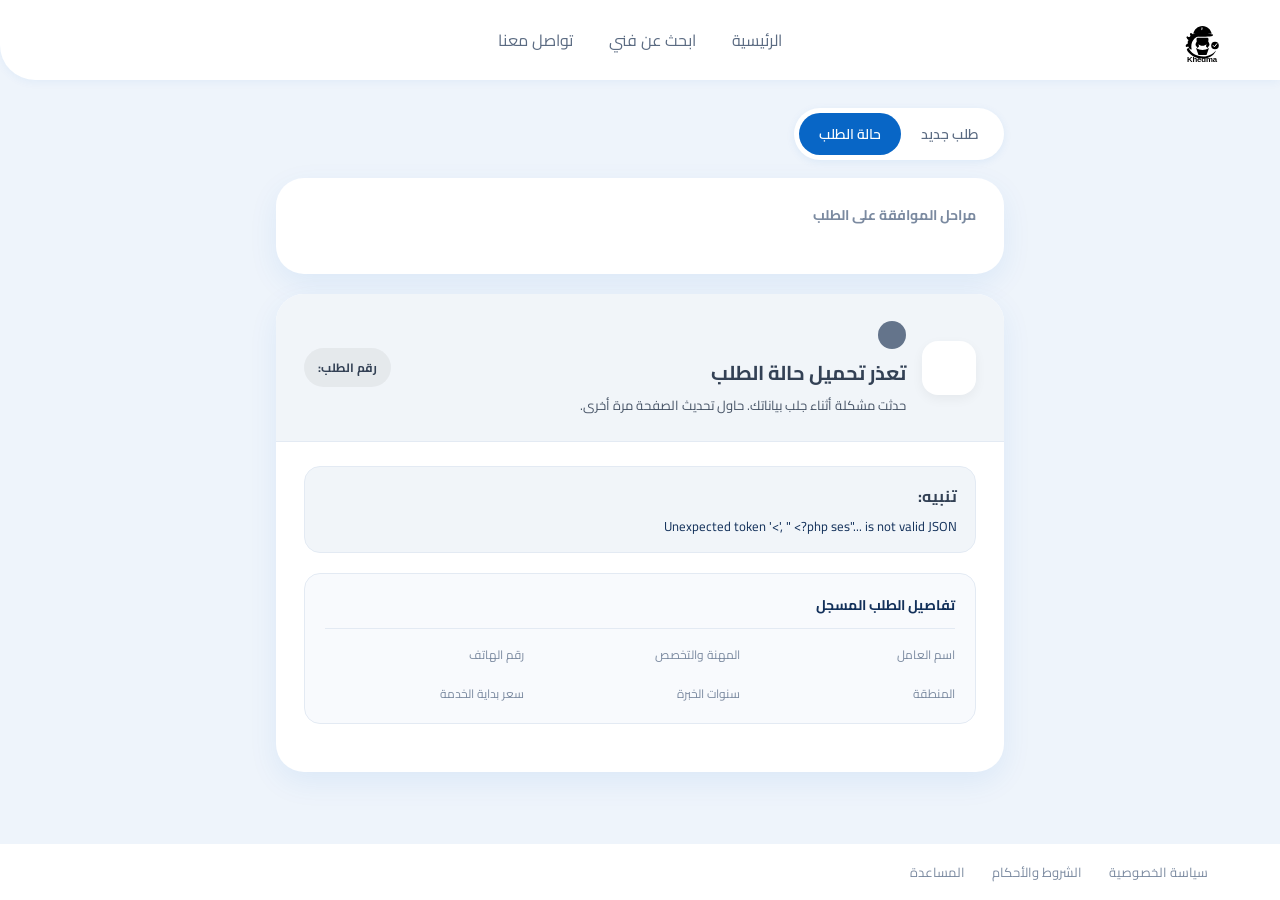
<file: frontend/worker/request-status.html>
<!DOCTYPE html>
<html lang="ar" dir="rtl">
<head>
    <meta charset="UTF-8">
    <meta name="viewport" content="width=device-width, initial-scale=1">
    <title> خدمة</title>

    <link href="https://fonts.googleapis.com/css2?family=Cairo:wght@400;600;700;800&display=swap" rel="stylesheet">
    <link rel="stylesheet" href="request-status.css">
</head>
<body>

    <header class="navbar">
        <a class="brand" href="index.html">
       <img src="assets/logo.svg" alt="Khedma Logo">
</a>
        <nav>
            <a href="index.html">الرئيسية</a>
            <a href="contact.html">ابحث عن فني</a>
            <a href="contact.html">تواصل معنا</a>
        </nav>
    </header>

    <main class="page">

        <div class="top-row">
            <div class="tabs">
                <a href="worker-register.html">طلب جديد</a>
                <a href="request-status.html" class="active">حالة الطلب</a>
            </div>

            
        </div>

        <section class="box">
            <h2 class="small-title">مراحل الموافقة على الطلب</h2>
            <div class="steps" id="steps"></div>
        </section>

        <section class="box status-box" id="statusBox">
            <div class="banner">
                <div class="banner-icon" id="icon"></div>

                <div class="banner-text">
                    <span class="badge" id="badge"></span>
                    <h1 id="title"></h1>
                    <p id="subtitle"></p>
                </div>

                <div class="req-number">
                    رقم الطلب: <b id="reqNumber"></b>
                </div>
            </div>

            <div class="body">
                <div class="notice" id="notice">
                    <b id="noticeTitle"></b>
                    <p id="noticeText"></p>
                </div>

                <div class="summary">
                    <div class="summary-head">
                        <b>تفاصيل الطلب المسجل</b>
                        <span id="date"></span>
                    </div>

                    <div class="grid">
                        <div>
                            <small>اسم العامل</small>
                            <b id="fName"></b>
                        </div>

                        <div>
                            <small>المهنة والتخصص</small>
                            <b id="fJob" class="blue"></b>
                        </div>

                        <div>
                            <small>رقم الهاتف</small>
                            <b id="fPhone" dir="ltr"></b>
                        </div>

                        <div>
                            <small>المنطقة</small>
                            <b id="fRegion"></b>
                        </div>

                        <div>
                            <small>سنوات الخبرة</small>
                            <b id="fExp"></b>
                        </div>

                        <div>
                            <small>سعر بداية الخدمة</small>
                            <b id="fPrice" class="green"></b>
                        </div>
                    </div>
                </div>

                <div class="actions" id="actions"></div>
            </div>
        </section>
    </main>

    <footer class="footer">

        <span>
            <a href="#">سياسة الخصوصية</a>
            <a href="#">الشروط والأحكام</a>
            <a href="#">المساعدة</a>
        </span>
    </footer>

    <script src="request-status.js"></script>
</body>
</html>
</file>
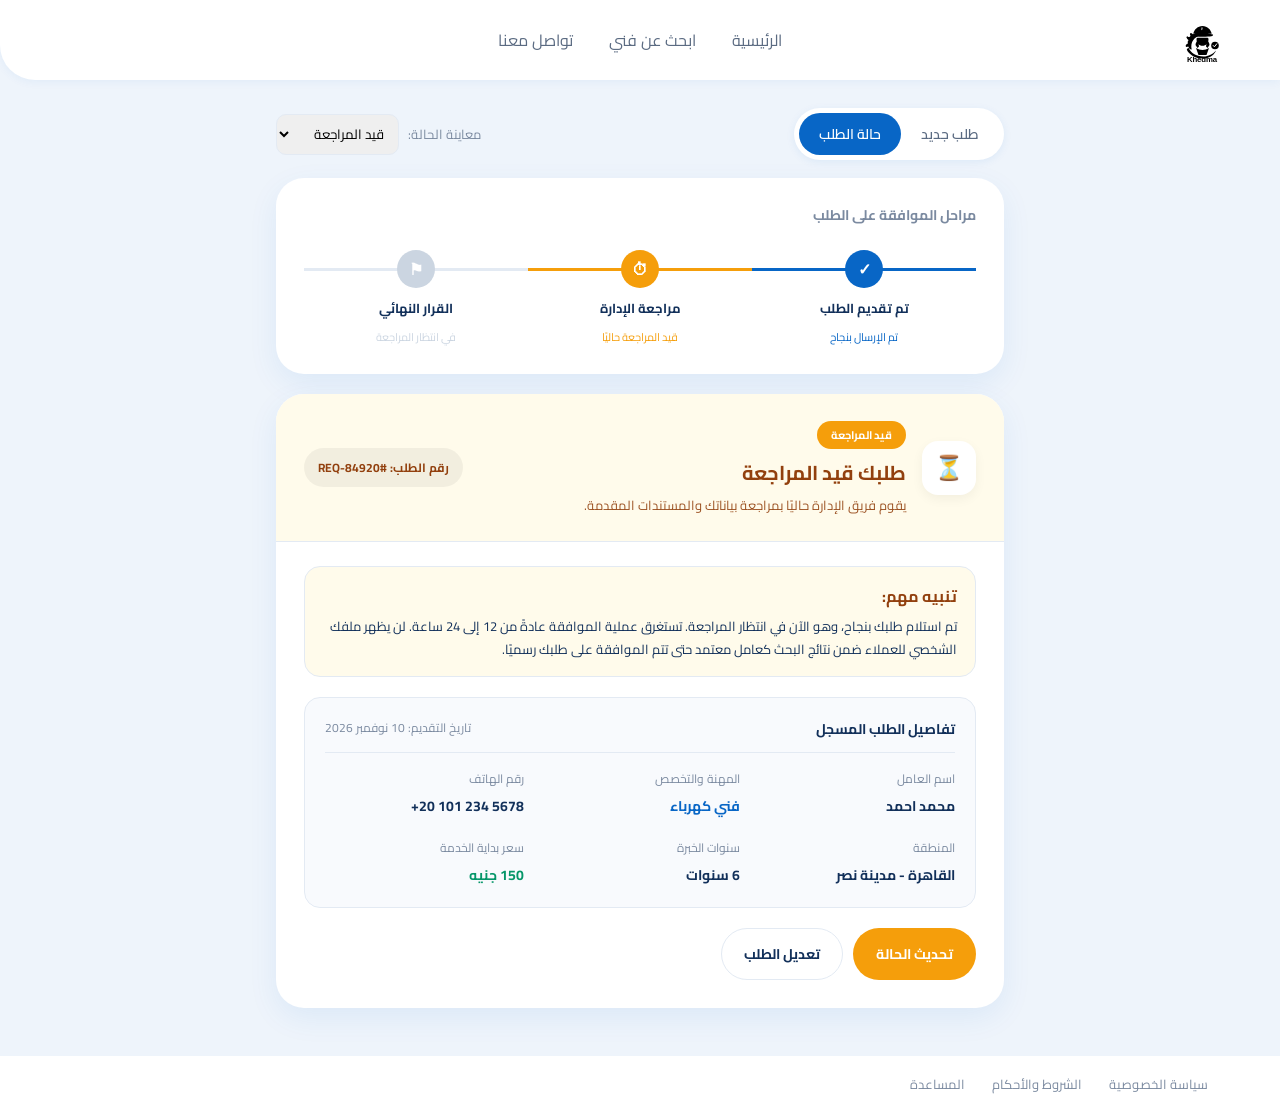
<file: work/worker/request-status.html>
<!DOCTYPE html>
<html lang="ar" dir="rtl">
<head>
    <meta charset="UTF-8">
    <meta name="viewport" content="width=device-width, initial-scale=1">
    <title> خدمة</title>

    <link href="https://fonts.googleapis.com/css2?family=Cairo:wght@400;600;700;800&display=swap" rel="stylesheet">
    <link rel="stylesheet" href="request-status.css">
</head>
<body>

    <header class="navbar">
        <a class="brand" href="index.html">
       <img src="assets/logo.svg" alt="Khedma Logo">
</a>
        <nav>
            <a href="index.html">الرئيسية</a>
            <a href="contact.html">ابحث عن فني</a>
            <a href="contact.html">تواصل معنا</a>
        </nav>
    </header>

    <main class="page">

        <div class="top-row">
            <div class="tabs">
                <a href="worker-register.html">طلب جديد</a>
                <a href="request-status.html" class="active">حالة الطلب</a>
            </div>

            <label class="preview">
                معاينة الحالة:
                <select id="statusSelect">
                    <option value="pending">قيد المراجعة</option>
                    <option value="approved">تمت الموافقة</option>
                    <option value="rejected">مرفوض</option>
                </select>
            </label>
        </div>

        <section class="box">
            <h2 class="small-title">مراحل الموافقة على الطلب</h2>
            <div class="steps" id="steps"></div>
        </section>

        <section class="box status-box" id="statusBox">
            <div class="banner">
                <div class="banner-icon" id="icon"></div>

                <div class="banner-text">
                    <span class="badge" id="badge"></span>
                    <h1 id="title"></h1>
                    <p id="subtitle"></p>
                </div>

                <div class="req-number">
                    رقم الطلب: <b id="reqNumber"></b>
                </div>
            </div>

            <div class="body">
                <div class="notice" id="notice">
                    <b id="noticeTitle"></b>
                    <p id="noticeText"></p>
                </div>

                <div class="summary">
                    <div class="summary-head">
                        <b>تفاصيل الطلب المسجل</b>
                        <span id="date"></span>
                    </div>

                    <div class="grid">
                        <div>
                            <small>اسم العامل</small>
                            <b id="fName"></b>
                        </div>

                        <div>
                            <small>المهنة والتخصص</small>
                            <b id="fJob" class="blue"></b>
                        </div>

                        <div>
                            <small>رقم الهاتف</small>
                            <b id="fPhone" dir="ltr"></b>
                        </div>

                        <div>
                            <small>المنطقة</small>
                            <b id="fRegion"></b>
                        </div>

                        <div>
                            <small>سنوات الخبرة</small>
                            <b id="fExp"></b>
                        </div>

                        <div>
                            <small>سعر بداية الخدمة</small>
                            <b id="fPrice" class="green"></b>
                        </div>
                    </div>
                </div>

                <div class="actions" id="actions"></div>
            </div>
        </section>
    </main>

    <footer class="footer">

        <span>
            <a href="#">سياسة الخصوصية</a>
            <a href="#">الشروط والأحكام</a>
            <a href="#">المساعدة</a>
        </span>
    </footer>

    <script src="request-status.js"></script>
</body>
</html>
</file>
<file: frontend/customer/css/style.css>
* {
    margin: 0;
    padding: 0;
    box-sizing: border-box;
}

body {
    font-family: 'Segoe UI', Tahoma, Geneva, Verdana, sans-serif;
    background-color: #f7fafc;
    color: #1f2937;
    line-height: 1.6;
}

a {
    text-decoration: none;
}

.top-bar {
    background-color: #eef5fc;
    text-align: center;
    padding: 8px 15px;
    font-size: 13px;
    color: #0866c6;
    border-bottom: 1px solid #d5e6f8;
}

.top-bar a {
    color: #0866c6;
    font-weight: bold;
    text-decoration: underline;
    margin-right: 5px;
}

header {
    width: 100%;
    background-color: #ffffff;
    box-shadow: 0 1px 4px rgba(0,0,0,0.04);
    position: sticky;
    top: 0;
    z-index: 100;
}

.navbar {
    max-width: 1240px;
    margin: auto;
    display: flex;
    justify-content: space-between;
    align-items: center;
    padding: 12px 25px;
}

.nav-right {
    display: flex;
    align-items: center;
}

.logo {
    display: flex;
    align-items: center;
    gap: 10px;
}

.logo-icon {
    width: 50px;
    height: 50px;
    background-color: white;
    color: white;
    border-radius: 10px;
    display: flex;
    align-items: center;
    justify-content: center;
    font-size: 18px;
}

.brand-name {
    font-size: 22px;
    font-weight: 800;
    color: #0866c6;
    display: block;
    line-height: 1;
}

.brand-tagline {
    font-size: 10px;
    color: #6b7280;
    display: block;
}

.nav-links {
    display: flex;
    align-items: center;
    list-style: none;
    gap: 20px;
}

.nav-links a {
    color: #4b5563;
    font-size: 14px;
    font-weight: 500;
    padding: 6px 14px;
    border-radius: 20px;
    transition: all 0.2s;
    display: flex;
    align-items: center;
    gap: 6px;
}

.nav-links a.active, .nav-links a:hover {
    background-color: #eef5fc;
    color: #0866c6;
}

.badge {
    background-color: #0866c6;
    color: white;
    font-size: 11px;
    padding: 2px 6px;
    border-radius: 10px;
}

.nav-left {
    display: flex;
    align-items: center;
    gap: 15px;
}

.user-role-toggle {
    background-color: #f3f4f6;
    padding: 3px;
    border-radius: 20px;
    display: flex;
    gap: 2px;
}

.role-btn {
    font-size: 12px;
    padding: 4px 10px;
    border-radius: 15px;
    cursor: pointer;
    color: #6b7280;
}

.role-btn.active {
    background-color: #ffffff;
    color: #0866c6;
    font-weight: bold;
    box-shadow: 0 1px 3px rgba(0,0,0,0.1);
}

.icon-btn {
    color: #4b5563;
    font-size: 16px;
    padding: 8px;
    border-radius: 50%;
    transition: background 0.2s;
}

.icon-btn:hover {
    background-color: #f3f4f6;
}

.login-button {
    background-color: #0866c6;
    color: white;
    padding: 8px 18px;
    border-radius: 8px;
    font-size: 13px;
    font-weight: 600;
    display: flex;
    align-items: center;
    gap: 6px;
}

.hero {
    max-width: 1240px;
    margin: 25px auto;
    padding: 0 20px;
}

.hero-container {
    background: linear-gradient(135deg, #0866c6 0%, #05417e 100%);
    border-radius: 24px;
    display: flex;
    flex-direction: row-reverse;
    align-items: center;
    overflow: hidden;
    color: white;
    min-height: 440px;
    box-shadow: 0 10px 25px rgba(8, 102, 198, 0.15);
}

.hero-content {
    width: 55%;
    padding: 50px;
    text-align: right;
}

.hero-badge {
    background-color: rgba(255, 255, 255, 0.15);
    padding: 6px 14px;
    border-radius: 20px;
    font-size: 12px;
    display: inline-block;
    margin-bottom: 20px;
}

.hero-content h1 {
    font-size: 40px;
    line-height: 1.25;
    font-weight: 800;
    margin-bottom: 15px;
}

.hero-content p {
    color: #d6e8fc;
    font-size: 15px;
    line-height: 1.7;
    margin-bottom: 30px;
}

.hero-search {
    background: #ffffff;
    padding: 6px;
    border-radius: 14px;
    display: flex;
    align-items: center;
    gap: 10px;
    box-shadow: 0 4px 15px rgba(0,0,0,0.1);
}

.search-input-group {
    display: flex;
    align-items: center;
    gap: 10px;
    flex: 1;
    padding-right: 12px;
}

.search-input-group i {
    color: #9ca3af;
}

.search-input-group input {
    width: 100%;
    border: none;
    outline: none;
    font-size: 14px;
    color: #333;
}

.hero-search-btn {
    background-color: #05417e;
    color: white;
    border: none;
    padding: 12px 20px;
    border-radius: 10px;
    font-size: 13px;
    font-weight: 600;
    cursor: pointer;
    display: flex;
    align-items: center;
    gap: 8px;
    transition: background 0.2s;
}

.hero-search-btn:hover {
    background-color: #032b53;
}

.hero-features {
    display: flex;
    gap: 15px;
    margin-top: 25px;
    font-size: 12px;
    color: #d6e8fc;
}

.hero-image {
    width: 45%;
    height: 440px;
    position: relative;
}

.hero-image img {
    width: 100%;
    height: 100%;
    object-fit: cover;
    object-position: top center;
}

.verified-badge {
    position: absolute;
    bottom: 30px;
    left: 30px;
    right: auto;
    background: rgba(255, 255, 255, 0.95);
    backdrop-filter: blur(5px);
    padding: 10px 16px;
    border-radius: 14px;
    display: flex;
    align-items: center;
    gap: 10px;
    color: #111;
    box-shadow: 0 4px 15px rgba(0,0,0,0.1);
}

.verified-icon {
    color: #059669;
    font-size: 22px;
}

.verified-text strong {
    display: block;
    font-size: 12px;
}

.verified-text small {
    color: #6b7280;
    font-size: 10px;
}

.stat-badge {
    position: absolute;
    top: 30px;
    right: 30px;
    left: auto;
    background: #0866c6;
    color: white;
    padding: 8px 14px;
    border-radius: 12px;
    text-align: center;
    border: 1px solid rgba(255,255,255,0.2);
}

.stat-badge strong {
    display: block;
    font-size: 16px;
}

.stat-badge small {
    font-size: 9px;
    color: #d6e8fc;
}

.section-container {
    max-width: 1240px;
    margin: auto;
    padding: 50px 20px;
}

.section-header-flex {
    display: flex;
    justify-content: space-between;
    align-items: flex-end;
    margin-bottom: 30px;
}

.sub-title {
    font-size: 13px;
    color: #0866c6;
    font-weight: 600;
    display: block;
    margin-bottom: 4px;
}

.section-title h2 {
    font-size: 26px;
    color: #111827;
}

.view-all-link {
    color: #0866c6;
    font-size: 14px;
    font-weight: 600;
}

.categories-grid {
    display: grid;
    grid-template-columns: repeat(6, 1fr);
    gap: 16px;
}

.category-card {
    background: white;
    border: 1px solid #e5e7eb;
    border-radius: 16px;
    padding: 22px 10px;
    text-align: center;
    display: flex;
    flex-direction: column;
    align-items: center;
    gap: 12px;
    transition: all 0.25s ease;
}

.category-card:hover {
    transform: translateY(-5px);
    border-color: #0866c6;
    box-shadow: 0 8px 20px rgba(0,0,0,0.04);
}

.icon-box {
    width: 50px;
    height: 50px;
    border-radius: 14px;
    display: flex;
    align-items: center;
    justify-content: center;
    font-size: 20px;
}

.blue-bg { background: #eef5fc; color: #0866c6; }
.yellow-bg { background: #fef3c7; color: #d97706; }
.orange-bg { background: #ffedd5; color: #ea580c; }
.purple-bg { background: #f3e8ff; color: #9333ea; }
.green-bg { background: #dcfce7; color: #16a34a; }
.teal-bg { background: #ccfbf1; color: #0d9488; }

.category-card h3 {
    font-size: 14px;
    color: #374151;
}

.workers {
    background-color: #f1f6fb;
}

.workers-grid {
    display: grid;
    grid-template-columns: repeat(3, 1fr);
    gap: 20px;
}

.worker-card {
    background: white;
    border-radius: 16px;
    padding: 20px;
    border: 1px solid #e5e7eb;
    display: flex;
    flex-direction: column;
    gap: 15px;
    transition: transform 0.2s;
}

.worker-card:hover {
    transform: translateY(-4px);
    box-shadow: 0 6px 18px rgba(0,0,0,0.05);
}

.card-head {
    display: flex;
    justify-content: space-between;
    align-items: center;
}

.price-text {
    font-size: 13px;
    color: #6b7280;
}

.price-text strong {
    color: #0866c6;
    font-size: 15px;
}

.like-btn {
    background: #f9fafb;
    border: 1px solid #e5e7eb;
    width: 32px;
    height: 32px;
    border-radius: 50%;
    color: #9ca3af;
    cursor: pointer;
}

.like-btn.liked {
    color: #ef4444;
    background: #fee2e2;
    border-color: #fca5a5;
}

.card-profile {
    display: flex;
    align-items: center;
    gap: 14px;
}

.card-profile img {
    width: 65px;
    height: 65px;
    border-radius: 50%;
    object-fit: cover;
}

.profile-details h3 {
    font-size: 16px;
    color: #111;
}

.online-dot {
    display: inline-block;
    width: 8px;
    height: 8px;
    background: #10b981;
    border-radius: 50%;
    margin-right: 4px;
}

.job-tag {
    font-size: 12px;
    color: #0866c6;
    font-weight: 600;
}

.location-tag {
    font-size: 11px;
    color: #9ca3af;
}

.card-stats {
    display: flex;
    justify-content: space-between;
    font-size: 12px;
    color: #6b7280;
    background: #f9fafb;
    padding: 8px 12px;
    border-radius: 10px;
}

.star { color: #f59e0b; }

.card-action {
    display: flex;
    justify-content: space-between;
    align-items: center;
    padding-top: 5px;
}

.available-status {
    font-size: 11px;
    color: #10b981;
}

.profile-link {
    font-size: 13px;
    color: #0866c6;
    font-weight: bold;
}

.banner-cta {
    padding-bottom: 60px;
}

.cta-box {
    background: #eef5fc;
    border: 1px dashed #0866c6;
    border-radius: 20px;
    padding: 35px 45px;
    display: flex;
    justify-content: space-between;
    align-items: center;
}

.cta-subtitle {
    font-size: 12px;
    color: #0866c6;
    font-weight: bold;
}

.cta-content h2 {
    font-size: 24px;
    color: #111;
    margin: 4px 0;
}

.cta-content p {
    font-size: 13px;
    color: #6b7280;
}

.cta-btn {
    background-color: #0866c6;
    color: white;
    padding: 12px 24px;
    border-radius: 10px;
    font-size: 14px;
    font-weight: bold;
}

@media (max-width: 992px) {
    .hero-container { flex-direction: column; }
    .hero-content, .hero-image { width: 100%; }
    .categories-grid { grid-template-columns: repeat(3, 1fr); }
    .workers-grid { grid-template-columns: 1fr; }
    .cta-box { flex-direction: column; text-align: center; gap: 20px; }
}

/* Dynamic workers loaded from the backend */
.worker-avatar-placeholder {
    width: 65px;
    height: 65px;
    border-radius: 50%;
    flex: 0 0 65px;
    display: flex;
    align-items: center;
    justify-content: center;
    background: #eef5fc;
    color: #0866c6;
    font-size: 25px;
    font-weight: 800;
}

.home-workers-message {
    grid-column: 1 / -1;
    text-align: center;
    padding: 28px 16px;
    color: #6b7280;
    background: #fff;
    border: 1px solid #e5e7eb;
    border-radius: 14px;
}

.worker-card .card-profile img {
    flex: 0 0 65px;
}
</file>
<file: frontend/customer/css/footer.css>
.main-footer {
    background-color: #124a97;
    color: #fff;
    padding: 50px 8% 20px;
    margin-top: 60px;
}

.footer-container {
    display: flex;
    justify-content: space-between;
    align-items: flex-start;
    flex-wrap: wrap;
    gap: 30px;
}

.footer-about {
    max-width: 300px;
}

.footer-about img {
    width: 120px;
    margin-bottom: 15px;
}

.footer-about p {
    color: #d1d5db;
    line-height: 1.7;
}

.footer-links,
.footer-contact {
    display: flex;
    flex-direction: column;
    gap: 12px;
}

.footer-links h3,
.footer-contact h3 {
    margin-bottom: 10px;
}

.footer-links a {
    color: #d1d5db;
    text-decoration: none;
    transition: 0.3s;
}

.footer-links a:hover {
    color: #fff;
}

.footer-contact p {
    color: #d1d5db;
}

.footer-bottom {
    text-align: center;
    border-top: 1px solid #374151;
    margin-top: 35px;
    padding-top: 20px;
    color: #9ca3af;
}
</file>
<file: css/style.css>
* {
    margin: 0;
    padding: 0;
    box-sizing: border-box;
}

body {
    font-family: 'Segoe UI', Tahoma, Geneva, Verdana, sans-serif;
    background-color: #f7faf8;
    color: #1f2937;
    line-height: 1.6;
}

a {
    text-decoration: none;
}

.top-bar {
    background-color: #f1f8f5;
    text-align: center;
    padding: 8px 15px;
    font-size: 13px;
    color: #07583f;
    border-bottom: 1px solid #e2eee8;
}

.top-bar a {
    color: #07583f;
    font-weight: bold;
    text-decoration: underline;
    margin-right: 5px;
}

header {
    width: 100%;
    background-color: #ffffff;
    box-shadow: 0 1px 4px rgba(0,0,0,0.04);
    position: sticky;
    top: 0;
    z-index: 100;
}

.navbar {
    max-width: 1240px;
    margin: auto;
    display: flex;
    justify-content: space-between;
    align-items: center;
    padding: 12px 25px;
}

.nav-right {
    display: flex;
    align-items: center;
}

.logo {
    display: flex;
    align-items: center;
    gap: 10px;
}

.logo-icon {
    width: 38px;
    height: 38px;
    background-color: #07583f;
    color: white;
    border-radius: 10px;
    display: flex;
    align-items: center;
    justify-content: center;
    font-size: 18px;
}

.brand-name {
    font-size: 22px;
    font-weight: 800;
    color: #07583f;
    display: block;
    line-height: 1;
}

.brand-tagline {
    font-size: 10px;
    color: #6b7280;
    display: block;
}

.nav-links {
    display: flex;
    align-items: center;
    list-style: none;
    gap: 20px;
}

.nav-links a {
    color: #4b5563;
    font-size: 14px;
    font-weight: 500;
    padding: 6px 14px;
    border-radius: 20px;
    transition: all 0.2s;
    display: flex;
    align-items: center;
    gap: 6px;
}

.nav-links a.active, .nav-links a:hover {
    background-color: #eaf4f0;
    color: #07583f;
}

.badge {
    background-color: #07583f;
    color: white;
    font-size: 11px;
    padding: 2px 6px;
    border-radius: 10px;
}

.nav-left {
    display: flex;
    align-items: center;
    gap: 15px;
}

.user-role-toggle {
    background-color: #f3f4f6;
    padding: 3px;
    border-radius: 20px;
    display: flex;
    gap: 2px;
}

.role-btn {
    font-size: 12px;
    padding: 4px 10px;
    border-radius: 15px;
    cursor: pointer;
    color: #6b7280;
}

.role-btn.active {
    background-color: #ffffff;
    color: #07583f;
    font-weight: bold;
    box-shadow: 0 1px 3px rgba(0,0,0,0.1);
}

.icon-btn {
    color: #4b5563;
    font-size: 16px;
    padding: 8px;
    border-radius: 50%;
    transition: background 0.2s;
}

.icon-btn:hover {
    background-color: #f3f4f6;
}

.login-button {
    background-color: #07583f;
    color: white;
    padding: 8px 18px;
    border-radius: 8px;
    font-size: 13px;
    font-weight: 600;
    display: flex;
    align-items: center;
    gap: 6px;
}

.hero {
    max-width: 1240px;
    margin: 25px auto;
    padding: 0 20px;
}

.hero-container {
   background: linear-gradient(135deg, #07583f 0%, #043d2c 100%);
    border-radius: 24px;
    display: flex;
    flex-direction: row-reverse; 
    align-items: center;
    overflow: hidden;
    color: white;
    min-height: 440px;
    box-shadow: 0 10px 25px rgba(7, 88, 63, 0.15);
}

.hero-content {
    width: 55%;
    padding: 50px;
    text-align: right;
}

.hero-badge {
    background-color: rgba(255, 255, 255, 0.15);
    padding: 6px 14px;
    border-radius: 20px;
    font-size: 12px;
    display: inline-block;
    margin-bottom: 20px;
}

.hero-content h1 {
    font-size: 40px;
    line-height: 1.25;
    font-weight: 800;
    margin-bottom: 15px;
}

.hero-content p {
    color: #d1e5dc;
    font-size: 15px;
    line-height: 1.7;
    margin-bottom: 30px;
}

.hero-search {
    background: #ffffff;
    padding: 6px;
    border-radius: 14px;
    display: flex;
    align-items: center;
    gap: 10px;
    box-shadow: 0 4px 15px rgba(0,0,0,0.1);
}

.search-input-group {
    display: flex;
    align-items: center;
    gap: 10px;
    flex: 1;
    padding-right: 12px;
}

.search-input-group i {
    color: #9ca3af;
}

.search-input-group input {
    width: 100%;
    border: none;
    outline: none;
    font-size: 14px;
    color: #333;
}

.hero-search-btn {
    background-color: #043d2c;
    color: white;
    border: none;
    padding: 12px 20px;
    border-radius: 10px;
    font-size: 13px;
    font-weight: 600;
    cursor: pointer;
    display: flex;
    align-items: center;
    gap: 8px;
    transition: background 0.2s;
}

.hero-search-btn:hover {
    background-color: #02271c;
}

.hero-features {
    display: flex;
    gap: 15px;
    margin-top: 25px;
    font-size: 12px;
    color: #d1e5dc;
}

.hero-image {
    width: 45%;
    height: 440px;
    position: relative;
}

.hero-image img {
    width: 100%;
    height: 100%;
    object-fit: cover;
    object-position: top center;
}

.verified-badge {
   position: absolute;
    bottom: 30px;
    left: 30px; 
    right: auto;
    background: rgba(255, 255, 255, 0.95);
    backdrop-filter: blur(5px);
    padding: 10px 16px;
    border-radius: 14px;
    display: flex;
    align-items: center;
    gap: 10px;
    color: #111;
    box-shadow: 0 4px 15px rgba(0,0,0,0.1);
}

.verified-icon {
    color: #059669;
    font-size: 22px;
}

.verified-text strong {
    display: block;
    font-size: 12px;
}

.verified-text small {
    color: #6b7280;
    font-size: 10px;
}

.stat-badge {
   position: absolute;
    top: 30px;
    right: 30px; 
    left: auto;
    background: #07583f;
    color: white;
    padding: 8px 14px;
    border-radius: 12px;
    text-align: center;
    border: 1px solid rgba(255,255,255,0.2);
}

.stat-badge strong {
    display: block;
    font-size: 16px;
}

.stat-badge small {
    font-size: 9px;
    color: #d1e5dc;
}

.section-container {
    max-width: 1240px;
    margin: auto;
    padding: 50px 20px;
}

.section-header-flex {
    display: flex;
    justify-content: space-between;
    align-items: flex-end;
    margin-bottom: 30px;
}

.sub-title {
    font-size: 13px;
    color: #07583f;
    font-weight: 600;
    display: block;
    margin-bottom: 4px;
}

.section-title h2 {
    font-size: 26px;
    color: #111827;
}

.view-all-link {
    color: #07583f;
    font-size: 14px;
    font-weight: 600;
}

.categories-grid {
    display: grid;
    grid-template-columns: repeat(6, 1fr);
    gap: 16px;
}

.category-card {
    background: white;
    border: 1px solid #e5e7eb;
    border-radius: 16px;
    padding: 22px 10px;
    text-align: center;
    display: flex;
    flex-direction: column;
    align-items: center;
    gap: 12px;
    transition: all 0.25s ease;
}

.category-card:hover {
    transform: translateY(-5px);
    border-color: #07583f;
    box-shadow: 0 8px 20px rgba(0,0,0,0.04);
}

.icon-box {
    width: 50px;
    height: 50px;
    border-radius: 14px;
    display: flex;
    align-items: center;
    justify-content: center;
    font-size: 20px;
}

.blue-bg { background: #e0f2fe; color: #0284c7; }
.yellow-bg { background: #fef3c7; color: #d97706; }
.orange-bg { background: #ffedd5; color: #ea580c; }
.purple-bg { background: #f3e8ff; color: #9333ea; }
.green-bg { background: #dcfce7; color: #16a34a; }
.teal-bg { background: #ccfbf1; color: #0d9488; }

.category-card h3 {
    font-size: 14px;
    color: #374151;
}

.workers {
    background-color: #f3f6f4;
}

.workers-grid {
    display: grid;
    grid-template-columns: repeat(3, 1fr);
    gap: 20px;
}

.worker-card {
    background: white;
    border-radius: 16px;
    padding: 20px;
    border: 1px solid #e5e7eb;
    display: flex;
    flex-direction: column;
    gap: 15px;
    transition: transform 0.2s;
}

.worker-card:hover {
    transform: translateY(-4px);
    box-shadow: 0 6px 18px rgba(0,0,0,0.05);
}

.card-head {
    display: flex;
    justify-content: space-between;
    align-items: center;
}

.price-text {
    font-size: 13px;
    color: #6b7280;
}

.price-text strong {
    color: #07583f;
    font-size: 15px;
}

.like-btn {
    background: #f9fafb;
    border: 1px solid #e5e7eb;
    width: 32px;
    height: 32px;
    border-radius: 50%;
    color: #9ca3af;
    cursor: pointer;
}

.like-btn.liked {
    color: #ef4444;
    background: #fee2e2;
    border-color: #fca5a5;
}

.card-profile {
    display: flex;
    align-items: center;
    gap: 14px;
}

.card-profile img {
    width: 65px;
    height: 65px;
    border-radius: 50%;
    object-fit: cover;
}

.profile-details h3 {
    font-size: 16px;
    color: #111;
}

.online-dot {
    display: inline-block;
    width: 8px;
    height: 8px;
    background: #10b981;
    border-radius: 50%;
    margin-right: 4px;
}

.job-tag {
    font-size: 12px;
    color: #07583f;
    font-weight: 600;
}

.location-tag {
    font-size: 11px;
    color: #9ca3af;
}

.card-stats {
    display: flex;
    justify-content: space-between;
    font-size: 12px;
    color: #6b7280;
    background: #f9fafb;
    padding: 8px 12px;
    border-radius: 10px;
}

.star { color: #f59e0b; }

.card-action {
    display: flex;
    justify-content: space-between;
    align-items: center;
    padding-top: 5px;
}

.available-status {
    font-size: 11px;
    color: #10b981;
}

.profile-link {
    font-size: 13px;
    color: #07583f;
    font-weight: bold;
}

.banner-cta {
    padding-bottom: 60px;
}

.cta-box {
    background: #eef7f3;
    border: 1px dashed #07583f;
    border-radius: 20px;
    padding: 35px 45px;
    display: flex;
    justify-content: space-between;
    align-items: center;
}

.cta-subtitle {
    font-size: 12px;
    color: #07583f;
    font-weight: bold;
}

.cta-content h2 {
    font-size: 24px;
    color: #111;
    margin: 4px 0;
}

.cta-content p {
    font-size: 13px;
    color: #6b7280;
}

.cta-btn {
    background-color: #07583f;
    color: white;
    padding: 12px 24px;
    border-radius: 10px;
    font-size: 14px;
    font-weight: bold;
}

@media (max-width: 992px) {
    .hero-container { flex-direction: column; }
    .hero-content, .hero-image { width: 100%; }
    .categories-grid { grid-template-columns: repeat(3, 1fr); }
    .workers-grid { grid-template-columns: 1fr; }
    .cta-box { flex-direction: column; text-align: center; gap: 20px; }
}
</file>
<file: css/search.css>
.search-page-container {
    max-width: 1200px;
    margin: 30px auto;
    padding: 0 20px;
}

.search-header-title {
    margin-bottom: 25px;
    text-align: right;
}

.breadcrumb {
    font-size: 13px;
    color: #888;
    margin-bottom: 8px;
}

.search-header-title h1 {
    font-size: 32px;
    color: #111;
    margin-bottom: 5px;
}

.subtitle {
    font-size: 14px;
    color: #666;
}

.search-layout {
    display: flex;
    gap: 30px;
    align-items: flex-start;
    flex-direction: row;
}

.filters-sidebar {
    width: 300px;
    background: #ffffff;
    border: 1px solid #e5e7eb;
    border-radius: 16px;
    padding: 20px;
    flex-shrink: 0;
    text-align: right;
}

.filter-header {
    display: flex;
    justify-content: space-between;
    align-items: center;
    margin-bottom: 20px;
    padding-bottom: 12px;
    border-bottom: 1px solid #eee;
}

.filter-header h3 {
    font-size: 18px;
    color: #07583f;
}

.reset-btn {
    background: none;
    border: none;
    color: #666;
    font-size: 13px;
    cursor: pointer;
    text-decoration: underline;
}

.filter-group {
    margin-bottom: 20px;
    text-align: right;
}

.filter-group label {
    display: block;
    font-size: 14px;
    font-weight: 600;
    color: #333;
    margin-bottom: 8px;
}

.search-input-wrapper {
    position: relative;
    display: flex;
    align-items: center;
}

.search-input-wrapper i {
    position: absolute;
    left: 12px;
    color: #9ca3af;
}

.search-input-wrapper input {
    width: 100%;
    padding: 10px 12px 10px 38px;
    border: 1px solid #d1d5db;
    border-radius: 8px;
    outline: none;
    font-size: 13px;
    text-align: right;
}

.filter-group select {
    width: 100%;
    padding: 10px;
    border: 1px solid #d1d5db;
    border-radius: 8px;
    outline: none;
    background: white;
    font-size: 13px;
    color: #333;
    text-align: right;
}

.filter-group input[type="range"] {
    width: 100%;
    accent-color: #07583f;
}

.rating-options {
    display: flex;
    gap: 8px;
}

.rating-btn {
    flex: 1;
    padding: 8px 0;
    border: 1px solid #d1d5db;
    background: white;
    border-radius: 8px;
    font-size: 13px;
    cursor: pointer;
    transition: 0.2s;
}

.rating-btn.active, .rating-btn:hover {
    background-color: #e6f4ef;
    border-color: #07583f;
    color: #07583f;
    font-weight: bold;
}

.apply-btn {
    width: 100%;
    background-color: #07583f;
    color: white;
    border: none;
    padding: 12px;
    border-radius: 8px;
    font-size: 15px;
    font-weight: bold;
    cursor: pointer;
    transition: background 0.2s;
}

.apply-btn:hover {
    background-color: #064431;
}

.results-section {
    flex: 1;
}

.results-header {
    display: flex;
    justify-content: space-between;
    align-items: center;
    margin-bottom: 25px;
    padding: 10px 0;
}
.search-header-title {
    margin-bottom: 25px;
    text-align: right;
}

.breadcrumb {
    font-size: 13px;
    color: #888;
    margin-bottom: 8px;
    direction: rtl;
}
.results-count {
    font-size: 16px;
    color: #374151;
}

.results-count strong {
    color: #07583f;
    font-size: 18px;
}

.sort-wrapper {
    display: flex;
    align-items: center;
    gap: 8px;
}

.sort-wrapper select {
    padding: 8px 16px;
    border: 1px solid #d1d5db;
    border-radius: 10px;
    background-color: #ffffff;
    font-size: 14px;
    color: #374151;
    outline: none;
    cursor: pointer;
    text-align: right;
    transition: all 0.2s ease;
    box-shadow: 0 1px 3px rgba(0,0,0,0.05);
}

.sort-wrapper select:hover {
    border-color: #07583f;
}

.sort-wrapper select:focus {
    border-color: #07583f;
    box-shadow: 0 0 0 3px rgba(7, 88, 63, 0.1);
}

.workers-list-grid {
    display: grid;
    grid-template-columns: repeat(2, 1fr);
    gap: 20px;
}

.search-worker-card {
    background: white;
    border: 1px solid #e5e7eb;
    border-radius: 14px;
    padding: 18px;
    display: flex;
    flex-direction: column;
    gap: 12px;
    box-shadow: 0 2px 6px rgba(0,0,0,0.02);
    transition: transform 0.2s;
}

.search-worker-card:hover {
    transform: translateY(-3px);
    box-shadow: 0 4px 12px rgba(0,0,0,0.06);
}

.card-top {
    display: flex;
    justify-content: space-between;
    align-items: center;
}

.price-tag {
    font-size: 14px;
    color: #07583f;
}

.fav-btn {
    background: none;
    border: none;
    font-size: 18px;
    color: #9ca3af;
    cursor: pointer;
}

.card-body {
    display: flex;
    gap: 16px;
    align-items: center;
}

.card-body img {
    width: 70px;
    height: 70px;
    border-radius: 50%;
    object-fit: cover;
}

.card-info {
    text-align: right;
    flex: 1;
}

.card-info h3 {
    font-size: 18px;
    color: #111;
    margin-bottom: 4px;
}

.job-title {
    font-size: 13px;
    color: #6b7280;
    margin-bottom: 4px;
}

.location-text {
    font-size: 13px;
    color: #9ca3af;
    margin-bottom: 6px;
}

.rating-badge {
    display: flex;
    gap: 6px;
    font-size: 13px;
    justify-content: flex-start;
}

.stars {
    color: #d97706;
    font-weight: bold;
}

.reviews-count {
    color: #9ca3af;
}

.card-footer {
    display: flex;
    justify-content: space-between;
    align-items: center;
    border-top: 1px solid #f3f4f6;
    padding-top: 10px;
    font-size: 13px;
}

.status-online {
    color: #059669;
}

.view-profile-btn {
    color: #07583f;
    font-weight: bold;
    text-decoration: none;
}

@media (max-width: 850px) {
    .search-layout {
        flex-direction: column;
    }
    .filters-sidebar {
        width: 100%;
    }
    .workers-list-grid {
        grid-template-columns: 1fr;
    }
}
</file>
<file: frontend/customer/css/search.css>
.search-page-container {
    max-width: 1200px;
    margin: 30px auto;
    padding: 0 20px;
}

.search-header-title {
    margin-bottom: 25px;
    text-align: right;
}

.breadcrumb {
    font-size: 13px;
    color: #888;
    margin-bottom: 8px;
    direction: rtl;
}

.search-header-title h1 {
    font-size: 32px;
    color: #111;
    margin-bottom: 5px;
}

.subtitle {
    font-size: 14px;
    color: #666;
}

.search-layout {
    display: flex;
    gap: 30px;
    align-items: flex-start;
    flex-direction: row;
}

/* Filters Sidebar */

.filters-sidebar {
    width: 300px;
    background: #ffffff;
    border: 1px solid #e5e7eb;
    border-radius: 16px;
    padding: 20px;
    flex-shrink: 0;
    text-align: right;
}

.filter-header {
    display: flex;
    justify-content: space-between;
    align-items: center;
    margin-bottom: 20px;
    padding-bottom: 12px;
    border-bottom: 1px solid #eee;
}

.filter-header h3 {
    font-size: 18px;
    color: #0866c6;
}

.reset-btn {
    background: none;
    border: none;
    color: #666;
    font-size: 13px;
    cursor: pointer;
    text-decoration: underline;
}

.filter-group {
    margin-bottom: 20px;
    text-align: right;
}

.filter-group label {
    display: block;
    font-size: 14px;
    font-weight: 600;
    color: #333;
    margin-bottom: 8px;
}

.search-input-wrapper {
    position: relative;
    display: flex;
    align-items: center;
}

.search-input-wrapper i {
    position: absolute;
    left: 12px;
    color: #9ca3af;
}

.search-input-wrapper input {
    width: 100%;
    padding: 10px 12px 10px 38px;
    border: 1px solid #d1d5db;
    border-radius: 8px;
    outline: none;
    font-size: 13px;
    text-align: right;
    box-sizing: border-box;
}

.search-input-wrapper input:focus {
    border-color: #0866c6;
    box-shadow: 0 0 0 3px rgba(8, 102, 198, 0.1);
}

.filter-group select {
    width: 100%;
    padding: 10px;
    border: 1px solid #d1d5db;
    border-radius: 8px;
    outline: none;
    background: white;
    font-size: 13px;
    color: #333;
    text-align: right;
    cursor: pointer;
}

.filter-group select:focus {
    border-color: #0866c6;
}

.apply-btn {
    width: 100%;
    background-color: #0866c6;
    color: white;
    border: none;
    padding: 12px;
    border-radius: 8px;
    font-size: 15px;
    font-weight: bold;
    cursor: pointer;
    transition: background-color 0.2s;
}

.apply-btn:hover {
    background-color: #05417e;
}

/* Results Section */

.results-section {
    flex: 1;
    min-width: 0;
}

.results-header {
    display: flex;
    justify-content: space-between;
    align-items: center;
    margin-bottom: 25px;
    padding: 10px 0;
    gap: 12px;
}

.results-count {
    font-size: 16px;
    color: #374151;
}

.results-count strong {
    color: #0866c6;
    font-size: 18px;
}

.sort-wrapper {
    display: flex;
    align-items: center;
    gap: 8px;
}

.sort-wrapper select {
    padding: 8px 16px;
    border: 1px solid #d1d5db;
    border-radius: 10px;
    background-color: #ffffff;
    font-size: 14px;
    color: #374151;
    outline: none;
    cursor: pointer;
    text-align: right;
    transition: all 0.2s ease;
    box-shadow: 0 1px 3px rgba(0, 0, 0, 0.05);
}

.sort-wrapper select:hover,
.sort-wrapper select:focus {
    border-color: #0866c6;
}

.sort-wrapper select:focus {
    box-shadow: 0 0 0 3px rgba(8, 102, 198, 0.1);
}

/* Workers Grid */

.workers-list-grid {
    display: grid;
    grid-template-columns: repeat(2, minmax(0, 1fr));
    gap: 20px;
}

.search-worker-card {
    background: white;
    border: 1px solid #e5e7eb;
    border-radius: 14px;
    padding: 18px;
    display: flex;
    flex-direction: column;
    gap: 12px;
    box-shadow: 0 2px 6px rgba(0, 0, 0, 0.02);
    transition: transform 0.2s, box-shadow 0.2s;
}

.search-worker-card:hover {
    transform: translateY(-3px);
    box-shadow: 0 4px 12px rgba(0, 0, 0, 0.06);
}

/* Card Top */

.card-top {
    display: flex;
    justify-content: space-between;
    align-items: center;
}

.price-tag {
    font-size: 14px;
    color: #0866c6;
}

.price-tag strong {
    font-weight: bold;
}

/* Card Body */

.card-body {
    display: flex;
    gap: 16px;
    align-items: center;
}

.card-body img {
    width: 70px;
    height: 70px;
    border-radius: 50%;
    object-fit: cover;
    flex-shrink: 0;
}

.card-info {
    text-align: right;
    flex: 1;
    min-width: 0;
}

.card-info h3 {
    font-size: 18px;
    color: #111;
    margin-bottom: 4px;
}

.job-title {
    font-size: 13px;
    color: #6b7280;
    margin-bottom: 4px;
}

.location-text {
    font-size: 13px;
    color: #9ca3af;
    margin-bottom: 6px;
}

/* Card Footer */

.card-footer {
    display: flex;
    justify-content: flex-end;
    align-items: center;
    border-top: 1px solid #f3f4f6;
    padding-top: 10px;
    font-size: 13px;
}

.view-profile-btn {
    color: #0866c6;
    font-weight: bold;
    text-decoration: none;
    transition: color 0.2s;
}

.view-profile-btn:hover {
    color: #05417e;
    text-decoration: underline;
}

/* Navbar */

.navbar {
    display: flex;
    flex-direction: row !important;
    justify-content: space-between !important;
    align-items: center;
}

/* Responsive */

@media (max-width: 850px) {

    .search-layout {
        flex-direction: column;
    }

    .filters-sidebar {
        width: 100%;
        box-sizing: border-box;
    }

    .results-section {
        width: 100%;
    }

    .workers-list-grid {
        grid-template-columns: 1fr;
    }
}

@media (max-width: 480px) {

    .search-page-container {
        padding: 0 12px;
    }

    .search-header-title h1 {
        font-size: 26px;
    }

    .results-header {
        align-items: flex-start;
        flex-direction: column;
    }

    .card-body {
        gap: 12px;
    }

    .card-info h3 {
        font-size: 16px;
    }
}
</file>
<file: frontend/customer/css/workers-details.css>
.worker-details-container {
    max-width: 1240px;
    margin: 25px auto;
    padding: 0 20px;
}

.breadcrumb {
    font-size: 13px;
    color: #6b7280;
    margin-bottom: 20px;
}

.breadcrumb a {
    color: #0866c6;
}

.worker-hero-card {
    display: flex;
    background: #ffffff;
    border: 1px solid #e5e7eb;
    border-radius: 20px;
    padding: 30px;
    justify-content: space-between;
    align-items: center;
    gap: 25px;
    box-shadow: 0 4px 15px rgba(0, 0, 0, 0.03);
    margin-bottom: 30px;
}

.worker-hero-info {
    display: flex;
    gap: 24px;
    align-items: center;
}

.worker-avatar {
    position: relative;
    width: 110px;
    height: 110px;
    flex-shrink: 0;
}

.worker-avatar img {
    width: 100%;
    height: 100%;
    border-radius: 50%;
    object-fit: cover;
    border: 3px solid #eef5fc;
}

.online-indicator {
    position: absolute;
    bottom: 5px;
    left: 5px;
    width: 15px;
    height: 15px;
    background-color: #10b981;
    border: 2px solid #ffffff;
    border-radius: 50%;
}

.worker-title-badge {
    display: flex;
    align-items: center;
    gap: 12px;
    flex-wrap: wrap;
}

.worker-title-badge h1 {
    font-size: 26px;
    color: #111827;
}

.verified-tag {
    background: #eef5fc;
    color: #0866c6;
    padding: 4px 10px;
    border-radius: 20px;
    font-size: 12px;
    font-weight: 600;
}

.worker-specialty {
    font-size: 15px;
    color: #4b5563;
    margin: 4px 0;
}

.worker-location {
    font-size: 13px;
    color: #9ca3af;
    margin-bottom: 12px;
}

.worker-stats-row {
    display: flex;
    gap: 20px;
    font-size: 13px;
    color: #4b5563;
}

.worker-booking-box {
    background: #f8fafc;
    border: 1px solid #e2e8f0;
    border-radius: 16px;
    padding: 20px 25px;
    display: flex;
    flex-direction: column;
    gap: 15px;
    min-width: 280px;
}

.price-header {
    display: flex;
    justify-content: space-between;
    align-items: center;
    gap: 15px;
}

.price-label {
    font-size: 13px;
    color: #64748b;
}

.price-amount {
    font-size: 22px;
    font-weight: 800;
    color: #0866c6;
}

.phone-box {
    display: flex;
    flex-direction: column;
    gap: 8px;
    border-top: 1px solid #e2e8f0;
    padding-top: 12px;
}

.phone-box strong {
    font-size: 17px;
    color: #111827;
    direction: ltr;
    text-align: right;
}

.details-content-grid {
    display: flex;
    gap: 25px;
    align-items: flex-start;
}

.details-main-column {
    flex: 2;
    display: flex;
    flex-direction: column;
    gap: 25px;
}

.details-card {
    background: #ffffff;
    border: 1px solid #e5e7eb;
    border-radius: 18px;
    padding: 25px;
    box-shadow: 0 2px 8px rgba(0, 0, 0, 0.02);
}

.details-card h2 {
    font-size: 18px;
    color: #111827;
    margin-bottom: 15px;
    display: flex;
    align-items: center;
    gap: 10px;
}

.details-card h2 i {
    color: #0866c6;
    font-size: 16px;
}

.details-card p {
    color: #4b5563;
    font-size: 14px;
    line-height: 1.8;
}

@media (max-width: 850px) {

    .worker-hero-card {
        flex-direction: column;
        align-items: flex-start;
        gap: 20px;
    }

    .worker-booking-box {
        width: 100%;
        min-width: unset;
        box-sizing: border-box;
    }

    .details-content-grid {
        flex-direction: column;
    }

    .worker-hero-info {
        flex-wrap: wrap;
    }
}

@media (max-width: 480px) {

    .worker-hero-card {
        padding: 20px;
    }

    .worker-avatar {
        width: 85px;
        height: 85px;
    }

    .worker-title-badge h1 {
        font-size: 21px;
    }

    .worker-booking-box {
        padding: 16px;
    }
}
</file>
<file: frontend/style/style.css>
* {
    box-sizing: border-box;
    margin: 0;
    padding: 0;
}

:root {
    --header-height: clamp(70px, 10vh, 100px);
    --footer-height: clamp(44px, 6vh, 60px);
    --page-gap: clamp(20px, 4.5vh, 48px);
}

html {
    min-height: 100%;
}

body {
    font-family: 'Cairo', Tahoma, sans-serif;
    direction: rtl;
    color: #333;
    min-height: 100vh;
    min-height: 100dvh;
    display: flex;
    flex-direction: column;
    background-color: #eef4fc;
    background-image:
        radial-gradient(circle at 5% 15%, rgba(8, 102, 198, 0.10) 0, transparent 30%),
        radial-gradient(circle at 95% 95%, rgba(8, 102, 198, 0.08) 0, transparent 35%),
        linear-gradient(180deg, #f6f9fe 0%, #eaf1fb 100%);
    background-attachment: fixed;
}
.site-header {
    height: var(--header-height);
    width: 100%;
    padding: 0 5%;
    background-color: #ffffff;
    box-shadow: 0 4px 18px rgba(23, 59, 105, 0.07);
    border-bottom-right-radius: 45px;
    display: grid;
    grid-template-columns: 1fr auto 1fr;
    align-items: center;
}
.site-header .logo {
    justify-self: start;
}
.site-header .logo img {
    height: clamp(55px, 3.7vw, 72px);
    width: auto;
    display: block;
    object-fit: contain;
}
.site-header nav ul {
    list-style: none;
    display: flex;
    align-items: center;
    gap: 40px;
}
.site-header nav ul li a {
    display: inline-block;
    padding: 8px 0;
    text-decoration: none;
    color: #65676b;
    font-size: clamp(17px, 1.2vw, 23px);
    font-weight: 600;
    transition: 0.2s;
}
.site-header nav ul li a:hover {
    color: #0866C6;
}
.main-content {
    width: 91%;
    max-width: 1900px;
    margin: var(--page-gap) auto;
    min-height: calc(100dvh - var(--header-height) - (var(--page-gap) * 2));
    display: flex;
    align-items: stretch;
    background-color: #ffffff;
    border-radius: 32px;
    box-shadow: 0 20px 50px rgba(23, 59, 105, 0.15);
    overflow: hidden;
}
.right-section {
    position: relative;
    isolation: isolate;
    width: 50%;
    min-width: 0;
    flex-shrink: 0;
    overflow: hidden;
    color: #ffffff;
    background: linear-gradient(135deg, #0a63c9 0%, #0866C6 55%, #0757ad 100%);
    display: flex;
    flex-direction: row-reverse;
    align-items: stretch;
    justify-content: flex-end;
    padding: 0 3% 0 2%;
}
.right-section::before {
    content: "";
    position: absolute;
    z-index: -1;
    top: -60px;
    left: -60px;
    width: 280px;
    height: 280px;
    border-radius: 50%;
    background: rgba(255, 255, 255, 0.07);
}
.right-section::after {
    content: "";
    position: absolute;
    z-index: -1;
    left: -15%;
    bottom: -22%;
    width: 85%;
    height: 40%;
    border-radius: 50%;
    background: #1273d6;
}
.robot {
    position: absolute;
    left: -2%;
    bottom: 0;
    width: 62%;
    height: 97%;
    display: flex;
    align-items: flex-end;
}
.robot img {
    display: block;
    width: 100%;
    height: 100%;
    object-fit: contain;
    object-position: left bottom;
}
.right {
    width: 40%;
    display: flex;
    flex-direction: column;
    align-items: flex-end;
    justify-content: center;
    gap: clamp(20px, 4vw, 55px);
}
.right .white-logo {
    width: clamp(110px, 12.5vw, 230px);
    height: auto;
    filter: brightness(0) invert(1);
}
.welcome-text {
    text-align: center;
}
.welcome-text h2 {
    font-size: clamp(28px, 3.4vw, 62px);
    font-weight: 800;
    line-height: 1.25;
    color: #ffffff;
}
.welcome-text .dot {
    color: #22d3ee;
}
.welcome-text p {
    margin-top: 14px;
    font-size: clamp(15px, 1.7vw, 30px);
    font-weight: 700;
    line-height: 1.6;
    color: #ffffff;
}
.welcome-text .swoosh {
    display: block;
    width: clamp(90px, 9vw, 170px);
    height: auto;
    margin: 16px auto 0;
    color: #ffffff;
}
.login-form-container {
    width: 50%;
    min-width: 0;
    padding: clamp(20px, 4vh, 55px) clamp(25px, 5vw, 60px);
    display: flex;
    flex-direction: column;
    justify-content: center;
    background-color: #ffffff;
}
.status-dot {
    flex-shrink: 0;
    width: 12px;
    height: 12px;
    border-radius: 50%;
    background-color: #0866C6;
    box-shadow: 0 0 0 4px rgba(8, 102, 198, 0.12);
}
.back-link {
    display: flex;
    align-items: center;
    gap: 10px;
    margin-bottom: 14px;
}
.back-link a {
    color: #0866C6;
    text-decoration: none;
    font-size: clamp(14px, 1.05vw, 20px);
    font-weight: 600;
}
.back-link a:hover {
    text-decoration: underline;
}
.form-header {
    margin-bottom: 26px;
}
.status-text {
    display: flex;
    align-items: center;
    gap: 10px;
    color: #0866C6;
    font-size: clamp(14px, 1.05vw, 20px);
    font-weight: 600;
    margin-bottom: 6px;
}
.form-header h2 {
    color: #173B69;
    font-size: clamp(30px, 3.5vw, 60px);
    font-weight: 800;
    line-height: 1.3;
    margin-bottom: 4px;
}
.form-header p {
    color: #5b6b85;
    font-size: clamp(17px, 1.3vw, 25px);
    font-weight: 600;
}
.login-form-container form {
    display: flex;
    flex-direction: column;
}
.login-form-container form label {
    color: #173B69;
    font-size: clamp(15px, 1.15vw, 22px);
    font-weight: 700;
    margin-bottom: 10px;
}
.input-wrap {
    position: relative;
    margin-bottom: 22px;
}
.input-icon {
    position: absolute;
    top: 50%;
    right: 20px;
    width: clamp(22px, 1.6vw, 30px);
    height: clamp(22px, 1.6vw, 30px);
    transform: translateY(-50%);
    color: #8d9bb3;
    pointer-events: none;
}
.login-form-container form input {
    width: 100%;
    height: clamp(52px, 3.7vw, 72px);
    padding: 0 clamp(56px, 4vw, 76px) 0 20px;
    border: 1px solid #d5dce8;
    border-radius: 999px;
    font-family: inherit;
    font-size: clamp(15px, 1.1vw, 21px);
    color: #173B69;
    outline: none;
    background-color: #ffffff;
    transition: 0.2s;
}
.login-form-container form input::placeholder {
    color: #7b8798;
}
.login-form-container form input:focus {
    border-color: #0866C6;
    box-shadow: 0 0 0 3px rgba(8, 102, 198, 0.12);
}
.input-wrap:focus-within .input-icon {
    color: #0866C6;
}
.forgot-password {
    text-align: right;
    margin-top: -8px;
    margin-bottom: 18px;
}
.forgot-password a {
    color: #0866C6;
    text-decoration: none;
    font-size: clamp(14px, 1vw, 19px);
    font-weight: 700;
}
.forgot-password a:hover {
    text-decoration: underline;
}
.submit-btn {
    width: 100%;
    height: clamp(56px, 3.9vw, 76px);
    background-color: #0866C6;
    color: #ffffff;
    border: none;
    border-radius: 999px;
    font-family: inherit;
    font-size: clamp(17px, 1.3vw, 25px);
    font-weight: 700;
    cursor: pointer;
    display: flex;
    justify-content: center;
    align-items: center;
    gap: 14px;
    transition: 0.2s;
}
.submit-btn:hover {
    background-color: #06529e;
}
.submit-btn img {
    width: clamp(22px, 1.6vw, 30px);
    height: clamp(22px, 1.6vw, 30px);
    filter: brightness(0) invert(1);
}
.divider {
    display: flex;
    align-items: center;
    gap: 18px;
    margin: 22px 0 18px;
    color: #7b8798;
    font-size: clamp(14px, 1vw, 19px);
}
.divider::before,
.divider::after {
    content: "";
    flex: 1;
    height: 1px;
    background-color: #d5dce8;
}
.signup-link {
    text-align: center;
    font-size: clamp(15px, 1.1vw, 21px);
    font-weight: 600;
    color: #4a5a75;
}
.signup-link a {
    color: #0866C6;
    text-decoration: none;
    font-weight: 800;
    font-size: clamp(17px, 1.3vw, 25px);
}
.signup-link a:hover {
    text-decoration: underline;
}
.site-footer {
    height: var(--footer-height);
    background-color: white;
    width: 100%;
    padding: 0 5%;
    display: flex;
    align-items: center;
    justify-content: space-between;
    color: #7b8798;
    font-size: clamp(12px, 0.9vw, 16px);
    font-weight: 600;
}
.site-footer ul {
    list-style: none;
    display: flex;
    align-items: center;
    gap: clamp(16px, 2vw, 32px);
}
.site-footer a {
    color: #7b8798;
    text-decoration: none;
    transition: 0.2s;
}
.site-footer a:hover {
    color: #0866C6;
}
@media (min-width: 901px) and (min-height: 600px) {
    body {
        height: 120.0vh;
        height: 100dvh;
        overflow: hidden;
    }
    .main-content {
        height: calc(100dvh - var(--header-height) - var(--footer-height) - (var(--page-gap) * 2));
        min-height: 0;
    }
    .login-form-container {
        padding: clamp(12px, 2.5vh, 50px) clamp(25px, 5vw, 60px);
        line-height: 1.35;
    }
    .back-link {
        margin-bottom: clamp(4px, 1.08vh, 14px);
    }
    .back-link a,
    .status-text {
        font-size: clamp(12px, min(1.05vw, 1.92vh), 20px);
    }
    .status-dot {
        width: clamp(9px, 1.56vh, 12px);
        height: clamp(9px, 1.56vh, 12px);
    }
    .form-header {
        margin-bottom: clamp(8px, 2.16vh, 26px);
    }
    .form-header h2 {
        font-size: clamp(24px, min(3.5vw, 5.52vh), 60px);
        line-height: 1.25;
        margin-bottom: 0;
    }
    .form-header p {
        font-size: clamp(13px, min(1.3vw, 2.28vh), 25px);
    }
    .login-form-container form label {
        font-size: clamp(12px, min(1.15vw, 2.04vh), 22px);
        margin-bottom: clamp(4px, 0.96vh, 10px);
    }
    .input-wrap {
        margin-bottom: clamp(8px, 1.92vh, 22px);
    }
    .login-form-container form input {
        height: clamp(34px, min(3.7vw, 6.24vh), 72px);
        font-size: clamp(12px, min(1.1vw, 2.04vh), 21px);
    }
    .forgot-password {
        margin-top: 0;
        margin-bottom: clamp(8px, 1.68vh, 18px);
    }
    .forgot-password a {
        font-size: clamp(12px, min(1vw, 1.8vh), 19px);
    }
    .submit-btn {
        height: clamp(38px, min(3.9vw, 6.48vh), 76px);
        font-size: clamp(14px, min(1.3vw, 2.4vh), 25px);
    }
    .divider {
        margin: clamp(8px, 1.92vh, 22px) 0 clamp(6px, 1.44vh, 18px);
        font-size: clamp(12px, min(1vw, 1.8vh), 19px);
    }
    .signup-link {
        font-size: clamp(12px, min(1.1vw, 2.04vh), 21px);
    }
    .signup-link a {
        font-size: clamp(14px, min(1.3vw, 2.28vh), 25px);
    }
    .welcome-text h2 {
        font-size: clamp(26px, min(3.4vw, 7.2vh), 62px);
    }
    .welcome-text p {
        font-size: clamp(14px, min(1.7vw, 3.6vh), 30px);
    }
    .right .white-logo {
        width: clamp(100px, min(12.5vw, 24.0vh), 230px);
    }
    .right {
        gap: clamp(14px, 4.8vh, 55px);
    }
}
@media (max-width: 900px) {
    :root {
        --page-gap: 24px;
    }

    .site-header {
        padding: 0 25px;
    }

    .site-header nav ul {
        gap: 22px;
    }

    .login-form-container {
        width: 100%;
        padding: 30px;
    }

    .main-content {
        width: calc(100% - 48px);
        flex-direction: column;
        border-radius: 24px;
        min-height: 0;
    }

    .right-section {
        width: 100%;
        flex-direction: column-reverse;
        align-items: center;
        padding: 30px 20px 0;
        gap: 20px;
    }

    .robot {
        position: relative;
        left: auto;
        width: 90%;
        max-width: 420px;
        height: auto;
    }

    .robot img {
        height: auto;
    }

    .right {
        width: 100%;
        align-items: center;
        gap: 20px;
    }
}

@media (max-width: 650px) {
    :root {
        --header-height: 70px;
        --page-gap: 16px;
    }

    .main-content {
        width: calc(100% - 32px);
    }

    .site-header {
        padding: 0 16px;
        border-bottom-right-radius: 28px;
        grid-template-columns: auto 1fr;
        gap: 12px;
    }

    .header-spacer {
        display: none;
    }

    .site-header .logo img {
        height: 40px;
    }

    .site-header nav {
        justify-self: end;
    }

    .site-header nav ul {
        gap: 12px;
    }

    .site-header nav ul li a {
        font-size: 12px;
    }

    .site-footer {
        height: auto;
        padding: 16px;
        flex-direction: column;
        gap: 8px;
        text-align: center;
    }

    .login-form-container {
        width: 100%;
        padding: 30px 22px;
    }

    .form-header h2 {
        font-size: 30px;
    }
}

@media (max-width: 380px) {
    .site-header nav ul {
        gap: 8px;
    }

    .site-header nav ul li a {
        font-size: 11px;
    }

    .login-form-container {
        padding: 25px 18px;
    }
}
</file>
<file: frontend/style/register.css>
.register-page .login-form-container {
    justify-content: flex-start;
    overflow-y: auto;
    scrollbar-width: thin;
}
.register-page .form-header {
    margin-bottom: 14px;
}
.role-switch {
    display: flex;
    gap: 6px;
    padding: 5px;
    margin-bottom: 14px;
    background-color: #eef4fc;
    border-radius: 999px;
}
.role-btn {
    flex: 1;
    height: 40px;
    border: none;
    border-radius: 999px;
    background: transparent;
    color: #173B69;
    font-family: inherit;
    font-size: 15px;
    font-weight: 700;
    cursor: pointer;
    transition: 0.2s;
}
.role-btn.active {
    background-color: #0866C6;
    color: #ffffff;
}
.register-form {
    display: flex;
    flex-direction: column;
    gap: 10px;
}
.field-row {
    display: grid;
    grid-template-columns: 1fr 1fr;
    gap: 14px;
}
.field {
    display: flex;
    flex-direction: column;
    min-width: 0;
}
.login-form-container .register-form label {
    font-size: 14px;
    margin-bottom: 6px;
}
.optional {
    color: #7b8798;
    font-weight: 600;
    font-size: 12px;
}
.login-form-container .register-form .field input,
.login-form-container .register-form .field select,
.login-form-container .register-form .field textarea {
    width: 100%;
    height: 44px;
    padding: 0 18px;
    border: 1px solid #d5dce8;
    border-radius: 999px;
    font-family: inherit;
    font-size: 14px;
    color: #173B69;
    background-color: #ffffff;
    outline: none;
    transition: 0.2s;
}
.login-form-container .register-form .field textarea {
    height: auto;
    padding: 12px 18px;
    border-radius: 20px;
    resize: none;
}
.login-form-container .register-form .field input:focus,
.login-form-container .register-form .field select:focus,
.login-form-container .register-form .field textarea:focus {
    border-color: #0866C6;
    box-shadow: 0 0 0 3px rgba(8, 102, 198, 0.12);
}
.field.invalid input,
.field.invalid select,
.field.invalid textarea {
    border-color: #d93025 !important;
}
.error-msg {
    min-height: 0;
    margin-top: 4px;
    color: #d93025;
    font-size: 12px;
    font-weight: 600;
}

.worker-fields {
    display: flex;
    flex-direction: column;
    gap: 10px;
}

.worker-fields[hidden] {
    display: none;
}
.form-alert {
    margin-bottom: 12px;
    padding: 12px 16px;
    border-radius: 14px;
    font-size: 14px;
    font-weight: 700;
    line-height: 1.5;
}
.form-alert[hidden] {
    display: none;
}
.form-alert.error {
    background: #fdecea;
    color: #b3261e;
}
.form-alert.success {
    background: #e7f4ea;
    color: #1e6b34;
}
.register-form .submit-btn {
    margin-top: 6px;
    height: 52px;
    flex-shrink: 0;
}
.register-form .submit-btn:disabled {
    opacity: 0.6;
    cursor: not-allowed;
}
.register-page .signup-link {
    margin-top: 16px;
    flex-shrink: 0;
}
@media (max-width: 650px) {
    .field-row {
        grid-template-columns: 1fr;
    }
}
</file>
<file: frontend/worker/request-status.css>
:root {
    --primary: #0866C6;
    --bg: #eef4fb;
    --text: #12305a;
    --muted: #7b8aa0;
    --line: #e3eaf3;

    /* درجات رمادية هادئة */
    --accent: #64748B;
    --accent-dark: #334155;
    --accent-soft: #F1F5F9;

    /* درجات الأخضر */
    --success: #10B981;
    --success-dark: #065F46;
    --success-soft: #ECFDF5;

    /* درجات الأحمر */
    --danger: #EF4444;
    --danger-dark: #991B1B;
    --danger-soft: #FEF2F2;
}

/* Reset */
* {
    box-sizing: border-box;
    margin: 0;
    padding: 0;
}

body {
    font-family: 'Cairo', sans-serif;
    background: var(--bg);
    color: var(--text);
    min-height: 100vh;
    display: flex;
    flex-direction: column;
}

a {
    color: inherit;
    text-decoration: none;
}

/* Navigation Bar */
.navbar {
    background: #fff;
    display: flex;
    align-items: center;
    justify-content: center;
    position: relative;
    padding: 8px 48px;
    min-height: 80px;
    box-shadow: 0 2px 10px rgba(8, 102, 198, .06);
    border-bottom-left-radius: 35px;
}

.brand {
    position: absolute;
    right: 48px;
    top: 50%;
    transform: translateY(-50%);
    display: flex;
    align-items: center;
}

.brand img {
    width: 60px;
    height: 60px;
    object-fit: contain;
    display: block;
}

.navbar nav {
    display: flex;
    align-items: center;
    gap: 36px;
    color: #5b6b82;
}

.navbar nav a:hover {
    color: var(--primary);
}

/* الصفحة */
.page {
    width: 100%;
    max-width: 760px;
    margin: 28px auto;
    padding: 0 16px;
    flex: 1;
}

.top-row {
    display: flex;
    justify-content: space-between;
    align-items: center;
    flex-wrap: wrap;
    gap: 12px;
    margin-bottom: 18px;
}

.tabs {
    display: flex;
    background: #fff;
    border-radius: 999px;
    padding: 5px;
    box-shadow: 0 2px 8px rgba(8, 102, 198, .08);
}

.tabs a {
    padding: 8px 20px;
    border-radius: 999px;
    font-weight: 600;
    font-size: 14px;
    color: #5b6b82;
}

.tabs a.active {
    background: var(--primary);
    color: #fff;
}

.preview {
    font-size: 13px;
    color: var(--muted);
}

.preview select {
    font-family: inherit;
    padding: 6px 10px;
    border: 1px solid var(--line);
    border-radius: 10px;
    margin-inline-start: 6px;
}

.box {
    background: #fff;
    border-radius: 28px;
    box-shadow: 0 10px 30px rgba(8, 102, 198, .08);
    padding: 24px 28px;
    margin-bottom: 20px;
}

.small-title {
    font-size: 14px;
    color: var(--muted);
    font-weight: 700;
    margin-bottom: 22px;
}

/* مراحل الطلب */
.steps {
    display: flex;
    position: relative;
}

.step {
    flex: 1;
    text-align: center;
    position: relative;
}

.step::before {
    content: "";
    position: absolute;
    top: 18px;
    inset-inline: 0;
    height: 3px;
    background: var(--line);
    z-index: 0;
}

.step.done {
    --c: var(--primary);
}

.step.current {
    --c: var(--accent-color, var(--accent));
}

.step.wait {
    --c: #cbd5e1;
}

.step.done::before,
.step.current::before {
    background: var(--c);
}

.dot {
    position: relative;
    z-index: 1;
    width: 38px;
    height: 38px;
    border-radius: 50%;
    margin: 0 auto 8px;
    display: grid;
    place-items: center;
    font-weight: 800;
    color: #fff;
    background: var(--c);
}

.step b {
    display: block;
    font-size: 13px;
}

.step small {
    font-size: 11px;
    color: var(--c);
}

/* بطاقة حالة الطلب */
.status-box {
    padding: 0;
    overflow: hidden;
}

/* البانر */
.banner {
    background: var(--banner-bg, var(--accent-soft));
    color: var(--banner-text-color, var(--accent-dark));
    border-bottom: 1px solid var(--line);
    display: flex;
    align-items: center;
    gap: 16px;
    padding: 24px 28px;
    flex-wrap: wrap;
    transition: all 0.3s ease;
}

.banner-icon {
    width: 54px;
    height: 54px;
    border-radius: 16px;
    background: #ffffff;
    color: var(--banner-icon-color, var(--accent-dark));
    box-shadow: 0 4px 12px rgba(0, 0, 0, .05);
    display: grid;
    place-items: center;
    font-size: 24px;
}

.banner-text {
    flex: 1;
    min-width: 220px;
}

.banner h1 {
    font-size: 20px;
    font-weight: 700;
    margin: 6px 0 2px;
}

.banner p {
    font-size: 13px;
    opacity: .9;
}

.badge {
    background: var(--badge-bg, var(--accent));
    color: #fff;
    padding: 4px 14px;
    border-radius: 999px;
    font-size: 11px;
    font-weight: 700;
}

.req-number {
    background: rgba(0, 0, 0, .05);
    color: var(--banner-text-color, var(--accent-dark));
    padding: 8px 14px;
    border-radius: 999px;
    font-size: 12px;
    font-weight: 700;
}

/* ألوان الحالات */
.status-box.pending {
    --banner-bg: #FFFBEB;
    --banner-text-color: #92400E;
    --banner-icon-color: #D97706;
    --badge-bg: #F59E0B;
    --accent-color: #F59E0B;
}

.status-box.approved {
    --banner-bg: #ECFDF5;
    --banner-text-color: #065F46;
    --banner-icon-color: #059669;
    --badge-bg: #10B981;
    --accent-color: #10B981;
}

.status-box.rejected {
    --banner-bg: #FEF2F2;
    --banner-text-color: #991B1B;
    --banner-icon-color: #DC2626;
    --badge-bg: #EF4444;
    --accent-color: #EF4444;
}

/* محتوى البطاقة */
.body {
    padding: 24px 28px 28px;
}

.notice {
    background: var(--accent-soft);
    border: 1px solid var(--line);
    border-radius: 16px;
    padding: 14px 18px;
    margin-bottom: 20px;
}

.notice b {
    color: var(--accent-dark);
}

.notice p {
    font-size: 13px;
    line-height: 1.8;
    margin-top: 4px;
}

.summary {
    background: #f8fafd;
    border: 1px solid var(--line);
    border-radius: 16px;
    padding: 18px 20px;
    margin-bottom: 20px;
}

.summary-head {
    display: flex;
    justify-content: space-between;
    border-bottom: 1px solid var(--line);
    padding-bottom: 10px;
    margin-bottom: 14px;
    font-size: 14px;
}

.summary-head span {
    color: var(--muted);
    font-size: 12px;
}

.grid {
    display: grid;
    grid-template-columns: repeat(3, 1fr);
    gap: 16px;
}

.grid small {
    display: block;
    color: var(--muted);
    font-size: 12px;
}

.grid b {
    font-size: 14px;
}

.blue {
    color: var(--primary);
}

.green {
    color: #059669;
}

/* الأزرار */
.actions {
    display: flex;
    gap: 10px;
    flex-wrap: wrap;
}

.btn {
    font-family: inherit;
    font-weight: 700;
    font-size: 14px;
    padding: 12px 22px;
    border-radius: 999px;
    border: 1px solid var(--line);
    background: #fff;
    color: var(--text);
    cursor: pointer;
}

.btn.main {
    background: var(--btn, var(--primary));
    color: #fff;
    border-color: transparent;
}

.btn:hover {
    filter: brightness(.95);
}

.btn:focus-visible,
select:focus-visible {
    outline: 3px solid rgba(8, 102, 198, .4);
    outline-offset: 2px;
}

/* Footer */
.footer {
    background: #fff;
    display: flex;
    justify-content: space-between;
    flex-wrap: wrap;
    gap: 8px;
    padding: 16px 48px;
    font-size: 13px;
    color: var(--muted);
}

.footer a {
    margin-inline-start: 24px;
}

/* Responsive Design */
@media (max-width: 640px) {

    .navbar {
        padding: 10px 16px;
        min-height: 70px;
        justify-content: space-between;
        border-bottom-left-radius: 25px;
    }

    .brand {
        position: static;
        transform: none;
    }

    .brand img {
        width: 48px;
        height: 48px;
    }

    .navbar nav {
        gap: 12px;
        font-size: 12px;
    }

    .grid {
        grid-template-columns: 1fr 1fr;
    }

    .box,
    .body,
    .banner {
        padding-inline: 18px;
    }

    .footer {
        padding: 14px 18px;
    }
}
</file>
<file: work/worker/request-status.css>
:root {
    --primary: #0866C6;
    --bg: #eef4fb;
    --text: #12305a;
    --muted: #7b8aa0;
    --line: #e3eaf3;

    /* درجات رمادية هادئة */
    --accent: #64748B;
    --accent-dark: #334155;
    --accent-soft: #F1F5F9;

    /* درجات الأخضر */
    --success: #10B981;
    --success-dark: #065F46;
    --success-soft: #ECFDF5;

    /* درجات الأحمر */
    --danger: #EF4444;
    --danger-dark: #991B1B;
    --danger-soft: #FEF2F2;
}

/* Reset */
* {
    box-sizing: border-box;
    margin: 0;
    padding: 0;
}

body {
    font-family: 'Cairo', sans-serif;
    background: var(--bg);
    color: var(--text);
    min-height: 100vh;
    display: flex;
    flex-direction: column;
}

a {
    color: inherit;
    text-decoration: none;
}

/* Navigation Bar */
.navbar {
    background: #fff;
    display: flex;
    align-items: center;
    justify-content: center;
    position: relative;
    padding: 8px 48px;
    min-height: 80px;
    box-shadow: 0 2px 10px rgba(8, 102, 198, .06);
    border-bottom-left-radius: 35px;
}

.brand {
    position: absolute;
    right: 48px;
    top: 50%;
    transform: translateY(-50%);
    display: flex;
    align-items: center;
}

.brand img {
    width: 60px;
    height: 60px;
    object-fit: contain;
    display: block;
}

.navbar nav {
    display: flex;
    align-items: center;
    gap: 36px;
    color: #5b6b82;
}

.navbar nav a:hover {
    color: var(--primary);
}

/* الصفحة */
.page {
    width: 100%;
    max-width: 760px;
    margin: 28px auto;
    padding: 0 16px;
    flex: 1;
}

.top-row {
    display: flex;
    justify-content: space-between;
    align-items: center;
    flex-wrap: wrap;
    gap: 12px;
    margin-bottom: 18px;
}

.tabs {
    display: flex;
    background: #fff;
    border-radius: 999px;
    padding: 5px;
    box-shadow: 0 2px 8px rgba(8, 102, 198, .08);
}

.tabs a {
    padding: 8px 20px;
    border-radius: 999px;
    font-weight: 600;
    font-size: 14px;
    color: #5b6b82;
}

.tabs a.active {
    background: var(--primary);
    color: #fff;
}

.preview {
    font-size: 13px;
    color: var(--muted);
}

.preview select {
    font-family: inherit;
    padding: 6px 10px;
    border: 1px solid var(--line);
    border-radius: 10px;
    margin-inline-start: 6px;
}

.box {
    background: #fff;
    border-radius: 28px;
    box-shadow: 0 10px 30px rgba(8, 102, 198, .08);
    padding: 24px 28px;
    margin-bottom: 20px;
}

.small-title {
    font-size: 14px;
    color: var(--muted);
    font-weight: 700;
    margin-bottom: 22px;
}

/* مراحل الطلب */
.steps {
    display: flex;
    position: relative;
}

.step {
    flex: 1;
    text-align: center;
    position: relative;
}

.step::before {
    content: "";
    position: absolute;
    top: 18px;
    inset-inline: 0;
    height: 3px;
    background: var(--line);
    z-index: 0;
}

.step.done {
    --c: var(--primary);
}

.step.current {
    --c: var(--accent-color, var(--accent));
}

.step.wait {
    --c: #cbd5e1;
}

.step.done::before,
.step.current::before {
    background: var(--c);
}

.dot {
    position: relative;
    z-index: 1;
    width: 38px;
    height: 38px;
    border-radius: 50%;
    margin: 0 auto 8px;
    display: grid;
    place-items: center;
    font-weight: 800;
    color: #fff;
    background: var(--c);
}

.step b {
    display: block;
    font-size: 13px;
}

.step small {
    font-size: 11px;
    color: var(--c);
}

/* بطاقة حالة الطلب */
.status-box {
    padding: 0;
    overflow: hidden;
}

/* البانر */
.banner {
    background: var(--banner-bg, var(--accent-soft));
    color: var(--banner-text-color, var(--accent-dark));
    border-bottom: 1px solid var(--line);
    display: flex;
    align-items: center;
    gap: 16px;
    padding: 24px 28px;
    flex-wrap: wrap;
    transition: all 0.3s ease;
}

.banner-icon {
    width: 54px;
    height: 54px;
    border-radius: 16px;
    background: #ffffff;
    color: var(--banner-icon-color, var(--accent-dark));
    box-shadow: 0 4px 12px rgba(0, 0, 0, .05);
    display: grid;
    place-items: center;
    font-size: 24px;
}

.banner-text {
    flex: 1;
    min-width: 220px;
}

.banner h1 {
    font-size: 20px;
    font-weight: 700;
    margin: 6px 0 2px;
}

.banner p {
    font-size: 13px;
    opacity: .9;
}

.badge {
    background: var(--badge-bg, var(--accent));
    color: #fff;
    padding: 4px 14px;
    border-radius: 999px;
    font-size: 11px;
    font-weight: 700;
}

.req-number {
    background: rgba(0, 0, 0, .05);
    color: var(--banner-text-color, var(--accent-dark));
    padding: 8px 14px;
    border-radius: 999px;
    font-size: 12px;
    font-weight: 700;
}

/* ألوان الحالات */
.status-box.pending {
    --banner-bg: #FFFBEB;
    --banner-text-color: #92400E;
    --banner-icon-color: #D97706;
    --badge-bg: #F59E0B;
    --accent-color: #F59E0B;
}

.status-box.approved {
    --banner-bg: #ECFDF5;
    --banner-text-color: #065F46;
    --banner-icon-color: #059669;
    --badge-bg: #10B981;
    --accent-color: #10B981;
}

.status-box.rejected {
    --banner-bg: #FEF2F2;
    --banner-text-color: #991B1B;
    --banner-icon-color: #DC2626;
    --badge-bg: #EF4444;
    --accent-color: #EF4444;
}

/* محتوى البطاقة */
.body {
    padding: 24px 28px 28px;
}

.notice {
    background: var(--accent-soft);
    border: 1px solid var(--line);
    border-radius: 16px;
    padding: 14px 18px;
    margin-bottom: 20px;
}

.notice b {
    color: var(--accent-dark);
}

.notice p {
    font-size: 13px;
    line-height: 1.8;
    margin-top: 4px;
}

.summary {
    background: #f8fafd;
    border: 1px solid var(--line);
    border-radius: 16px;
    padding: 18px 20px;
    margin-bottom: 20px;
}

.summary-head {
    display: flex;
    justify-content: space-between;
    border-bottom: 1px solid var(--line);
    padding-bottom: 10px;
    margin-bottom: 14px;
    font-size: 14px;
}

.summary-head span {
    color: var(--muted);
    font-size: 12px;
}

.grid {
    display: grid;
    grid-template-columns: repeat(3, 1fr);
    gap: 16px;
}

.grid small {
    display: block;
    color: var(--muted);
    font-size: 12px;
}

.grid b {
    font-size: 14px;
}

.blue {
    color: var(--primary);
}

.green {
    color: #059669;
}

/* الأزرار */
.actions {
    display: flex;
    gap: 10px;
    flex-wrap: wrap;
}

.btn {
    font-family: inherit;
    font-weight: 700;
    font-size: 14px;
    padding: 12px 22px;
    border-radius: 999px;
    border: 1px solid var(--line);
    background: #fff;
    color: var(--text);
    cursor: pointer;
}

.btn.main {
    background: var(--btn, var(--primary));
    color: #fff;
    border-color: transparent;
}

.btn:hover {
    filter: brightness(.95);
}

.btn:focus-visible,
select:focus-visible {
    outline: 3px solid rgba(8, 102, 198, .4);
    outline-offset: 2px;
}

/* Footer */
.footer {
    background: #fff;
    display: flex;
    justify-content: space-between;
    flex-wrap: wrap;
    gap: 8px;
    padding: 16px 48px;
    font-size: 13px;
    color: var(--muted);
}

.footer a {
    margin-inline-start: 24px;
}

/* Responsive Design */
@media (max-width: 640px) {

    .navbar {
        padding: 10px 16px;
        min-height: 70px;
        justify-content: space-between;
        border-bottom-left-radius: 25px;
    }

    .brand {
        position: static;
        transform: none;
    }

    .brand img {
        width: 48px;
        height: 48px;
    }

    .navbar nav {
        gap: 12px;
        font-size: 12px;
    }

    .grid {
        grid-template-columns: 1fr 1fr;
    }

    .box,
    .body,
    .banner {
        padding-inline: 18px;
    }

    .footer {
        padding: 14px 18px;
    }
}
</file>
